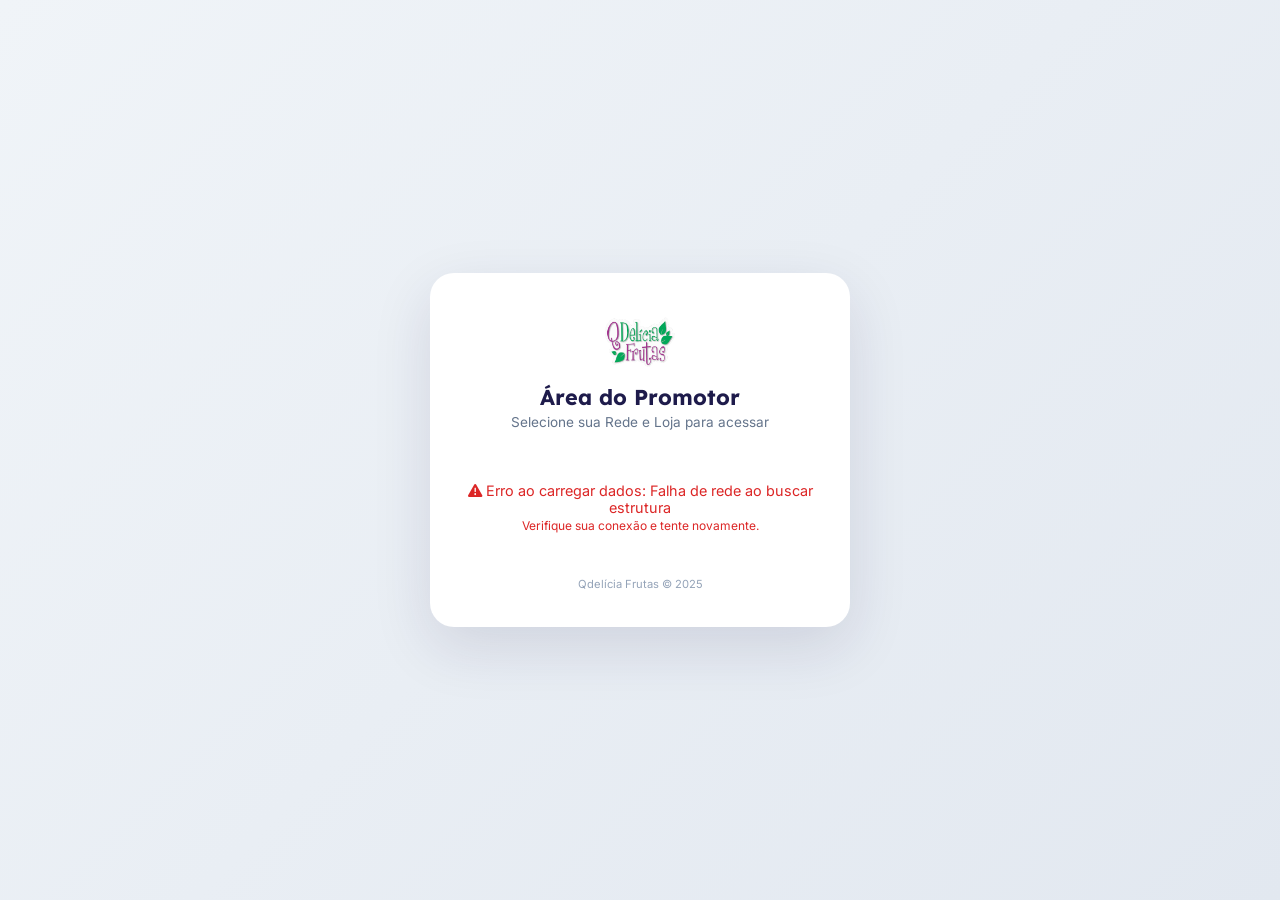
<file: index.html>
<!DOCTYPE html>

<html lang="pt-BR">

<head>

    <meta charset="UTF-8">

    <meta name="viewport" content="width=device-width, initial-scale=1.0, viewport-fit=cover">

    <meta name="description" content="Área do Promotor - Registros e Informações">

    <meta name="author" content="Qdelícia Frutas">

    <link rel="preconnect" href="https://fonts.googleapis.com">
    <link rel="preconnect" href="https://fonts.gstatic.com" crossorigin>
    <link
        href="https://fonts.googleapis.com/css2?family=Inter:wght@400;500;600;700&family=Lexend:wght@400;500;600;700&display=swap"
        rel="stylesheet">
    <link rel="stylesheet" href="https://cdnjs.cloudflare.com/ajax/libs/font-awesome/6.4.0/css/all.min.css">
    <link rel="stylesheet" href="style.css">
    <script src="bananeiro.js" defer></script>
</head>

<body class="index-page">

    <header id="cabecalho-principal">
        <a href="materiais.html" class="header-materiais-btn" aria-label="Materiais">
            <i class="fas fa-book"></i>
            <span>Materiais</span>
        </a>
        <div class="logo-placeholder">
            <img src="./images/logo-qdelicia.png" alt="Qdelícia Frutas">
        </div>
        <h1>Início</h1>

        <div id="userInfo" class="user-badge">
            <span id="userInfoText" class="badge-text"></span>
            <button onclick="sair()" class="badge-sair">Sair</button>
        </div>
    </header>

    <nav class="desktop-nav">
        <a href="index.html" class="active">Início</a>
        <a href="estoque.html">Estoque</a>
        <a href="camera.html">Câmera</a>
        <a href="materiais.html">Materiais</a>
        <a href="pedido.html">Sugestão</a>
        <a href="feriados.html">Feriados</a>
        <a href="solicitacoes.html">Solicitações</a>
    </nav>



    <main>





        <section class="missao glass-section">
            <h2>Bem vindo à Área do Promotor</h2>
            <h2><i class="fas fa-bullseye"></i> Nossa Missão</h2>
            <div class="mission-grid">
                <div class="mission-card">
                    <i class="fas fa-heart"></i>
                    <p>Foco no atendimento ao cliente</p>
                </div>
                <div class="mission-card">
                    <i class="fas fa-comments"></i>
                    <p>Ouvir e entender o cliente</p>
                </div>
                <div class="mission-card">
                    <i class="fas fa-star"></i>
                    <p>Tornar a Experiência do Cliente Única </p>
                </div>
                <div class="mission-card">
                    <i class="fas fa-chart-line"></i>
                    <p>Melhoria pessoal contínua diária</p>
                </div>
            </div>
        </section>

        <section class="rotina glass-section">
            <h2><i class="fas fa-calendar-check"></i> Nossa rotina diária</h2>
            <div class="routine-list">
                <div class="routine-item">
                    <div class="routine-number">1</div>
                    <div class="routine-content">
                        <p>Ao chegar na loja, Checar Estoque e Bancadas. Repassar informação imediata se estiver zerado.
                        </p>
                    </div>
                </div>
                <div class="routine-item">
                    <div class="routine-number">2</div>
                    <div class="routine-content">
                        <p>Realizar o Abastecimento.</p>
                    </div>
                </div>
                <div class="routine-item">
                    <div class="routine-number">3</div>
                    <div class="routine-content">
                        <p>Registrar e Compartilhar Fotos do Abastecimento no Grupo via App.</p>
                    </div>
                </div>
                <div class="routine-item">
                    <div class="routine-number">4</div>
                    <div class="routine-content">
                        <p>Fotos em 3 momentos: 1º Abastecimento, Antes do almoço e Antes de Finalizar Jornada.</p>
                    </div>
                </div>
                <div class="routine-item">
                    <div class="routine-number">5</div>
                    <div class="routine-content">
                        <p>Realizar o Registro do Estoque Diário Pelo App(lembrar de inserir os pontos extras, se
                            houver).</p>
                    </div>
                </div>
                <div class="routine-item">
                    <div class="routine-number">6</div>
                    <div class="routine-content">
                        <p>Organizar as Caixas 'G' em Blocos de 3 para agilizar a coleta.</p>
                    </div>
                </div>
                <div class="routine-item">
                    <div class="routine-number">7</div>
                    <div class="routine-content">
                        <p>Registrar e Compartilhar Foto das Caixas Secas no Grupo.</p>
                    </div>
                </div>
            </div>
        </section>

        <section class="materiais-acesso glass-section" style="text-align:center; padding: 24px 18px;">
            <h2 style="margin-bottom:10px;"><i class="fas fa-book-open"></i> Materiais de Apoio</h2>
            <p style="color:var(--text-medium); margin-bottom:20px; font-size:0.95rem; line-height:1.5;">
                Acesse guias, procedimentos e materiais de treinamento disponibilizados para o promotor.
            </p>
            <a href="materiais.html" style="
                display: inline-flex;
                align-items: center;
                gap: 9px;
                background: linear-gradient(135deg, #6366f1, #4f46e5);
                color: #ffffff;
                text-decoration: none;
                padding: 14px 28px;
                border-radius: 50px;
                font-size: 1rem;
                font-weight: 700;
                font-family: inherit;
                box-shadow: 0 4px 16px rgba(99,102,241,0.4);
                transition: transform 0.2s, box-shadow 0.2s;
            "
            onmouseover="this.style.transform='translateY(-2px)';this.style.boxShadow='0 6px 20px rgba(99,102,241,0.5)'"
            onmouseout="this.style.transform='';this.style.boxShadow='0 4px 16px rgba(99,102,241,0.4)'">
                <i class="fas fa-book"></i> Acessar Materiais
            </a>
        </section>

    </main>



    <nav class="bottom-tabs">
        <a href="index.html" class="tab-item active"><i class="fas fa-home"></i><span>Início</span></a>
        <a href="estoque.html" class="tab-item"><i class="fas fa-boxes-stacked"></i><span>Estoque</span></a>
        <a href="camera.html" class="tab-item tab-camera"><span class="cam-wrap"><i class="fas fa-camera"></i></span><span>Câmera</span></a>
        <a href="pedido.html" class="tab-item"><i class="fas fa-file-invoice"></i><span>Sugestão</span></a>
        <a href="feriados.html" class="tab-item"><i class="fas fa-calendar-alt"></i><span>Feriados</span></a>
    </nav>

    <footer>

        <p>&copy; 2025 Qdelícia Frutas. Todos os direitos reservados.</p>

    </footer>






    <div class="back-to-top">

        <i class="fas fa-arrow-up"></i>

    </div>


    <script>

        // Função global (usada pelo alert.js) para atualizar a UI com base na permissão
        window.updateAlertUI = function (permission) {
            var toggle = document.getElementById('alert-toggle-switch');
            var testBtn = document.getElementById('test-audio-btn');
            var statusElement = document.getElementById('alert-status');
            if (!toggle || !statusElement) return;
            permission = permission || Notification.permission;
            if (permission === 'granted') {
                var enabled = localStorage.getItem('alertsEnabled') === 'true';
                toggle.checked = enabled;
                toggle.disabled = false;
                if (testBtn) testBtn.style.display = 'inline-block';
                statusElement.innerHTML = enabled ? 'Alertas ativos!' : 'Alertas pausados.';
                var onLabel = document.getElementById('toggle-label-on');
                var offLabel = document.getElementById('toggle-label-off');
                if (onLabel) onLabel.style.display = enabled ? 'inline' : 'none';
                if (offLabel) offLabel.style.display = enabled ? 'none' : 'inline';
            } else if (permission === 'denied') {
                statusElement.innerHTML = 'Alertas bloqueados.';
                toggle.checked = false;
                toggle.disabled = true;
                if (testBtn) testBtn.style.display = 'none';
            } else {
                statusElement.innerHTML = 'Ligue o interruptor para ativar os alertas.';
                toggle.checked = false;
                toggle.disabled = false;
                if (testBtn) testBtn.style.display = 'none';
            }
        }

        document.addEventListener('DOMContentLoaded', function() {
            var toggle = document.getElementById('alert-toggle-switch');
            var testBtn = document.getElementById('test-audio-btn');
            if (toggle) {
                toggle.addEventListener('change', function() {
                    if (toggle.checked && typeof window.enableAlerts === 'function') window.enableAlerts();
                    else if (!toggle.checked && typeof window.disableAlerts === 'function') window.disableAlerts();
                });
            }
            if (testBtn) {
                testBtn.addEventListener('click', function() {
                    if (typeof window.unlockAndTestAudio === 'function') window.unlockAndTestAudio();
                });
            }
            window.updateAlertUI(Notification.permission);
        });
    </script>

    <script src="shared-rede-loja.js"></script>
    <script src="notifications.js"></script>
    <script src="script.js"></script>
    <script>
        document.addEventListener('DOMContentLoaded', function() {
            var sel = window.QD.getSelecao();
            if (!sel || !sel.rede || !sel.loja) {
                window.location.replace('entrar.html');
                return;
            }
            var userInfo = document.getElementById('userInfo');
            var userInfoText = document.getElementById('userInfoText');
            if (userInfo && sel.rede && sel.loja) {
                userInfoText.textContent = sel.rede + ' › ' + sel.loja;
                if (sel.promotor) {
                    userInfoText.textContent = sel.promotor + ' | ' + sel.rede + ' › ' + sel.loja;
                }
                userInfo.style.display = 'flex';
            }
        });

        function sair() {
            window.QD.limparSelecao();
            window.location.replace('entrar.html');
        }
    </script>

</body>

</html>
</file>
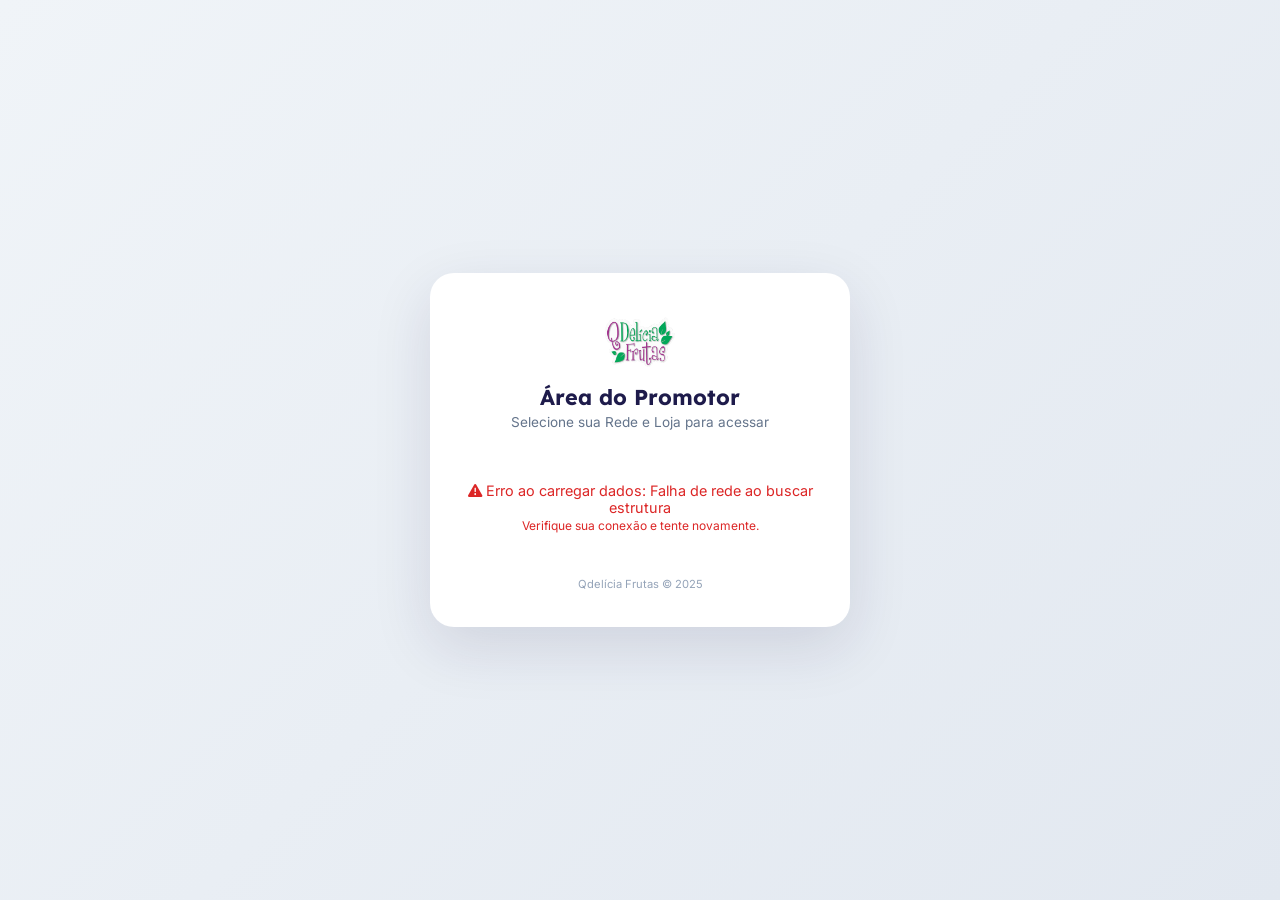
<file: camera.html>
<!DOCTYPE html>
<html lang="pt-BR">

<head>
    <meta charset="UTF-8">
    <meta name="viewport" content="width=device-width, initial-scale=1.0, viewport-fit=cover">
    <meta name="description" content="Página de Câmera para Registro de Fotos - Qdelícia Frutas">
    <title>Câmera - Qdelícia Frutas</title>
    <link rel="stylesheet" href="https://cdnjs.cloudflare.com/ajax/libs/font-awesome/6.4.0/css/all.min.css">
    <link rel="stylesheet" href="./style.css">
    <style>
        .welcome-banner {
            background: linear-gradient(135deg, #10b981, #059669);
            color: white;
            padding: 12px 16px;
            border-radius: 12px;
            font-weight: 600;
            font-size: 0.95rem;
            display: flex;
            align-items: center;
            gap: 10px;
            margin-bottom: 16px;
            box-shadow: 0 4px 12px rgba(16, 185, 129, 0.3);
            animation: slideIn 0.4s ease;
        }

        .welcome-banner i {
            font-size: 1.2rem;
        }

        @keyframes slideIn {
            from { opacity: 0; transform: translateY(-10px); }
            to { opacity: 1; transform: translateY(0); }
        }

        .photo-item {
            position: relative;
            overflow: hidden;
            /* Para os botões não vazarem */
        }

        /* Container para os botões (inspirado no camera_geral.html) */
        .photo-controls {
            position: absolute;
            top: 8px;
            /* Distância do topo */
            right: 8px;
            /* Distância da direita */
            display: flex;
            flex-direction: column;
            /* Empilha os botões verticalmente */
            gap: 8px;
            /* Espaçamento entre os botões */
            z-index: 5;
            /* Garante que fiquem acima da info e da imagem */
        }

        /* Estilo base para os botões de ícone (inspirado no camera_geral.html) */
        .icon-btn {
            background-color: rgba(0, 0, 0, 0.6);
            color: white;
            border: none;
            border-radius: 50%;
            /* Botões redondos */
            width: 35px;
            height: 35px;
            display: flex;
            align-items: center;
            justify-content: center;
            cursor: pointer;
            font-size: 14px;
            /* Tamanho do ícone */
            transition: background-color 0.2s ease;
        }

        .icon-btn:hover {
            background-color: rgba(0, 0, 0, 0.8);
        }

        /* Variação de cor para o botão de remover (lixeira) */
        .icon-btn.remove-single-btn {
            background-color: rgba(220, 53, 69, 0.8);
            /* Vermelho */
        }

        .icon-btn.remove-single-btn:hover {
            background-color: rgba(220, 53, 69, 1);
        }

        /* Variação de cor para o botão de download */
        .icon-btn.download-single-btn {
            background-color: rgba(0, 123, 255, 0.8);
            /* Azul */
        }

        .icon-btn.download-single-btn:hover {
            background-color: rgba(0, 123, 255, 1);
        }

        /* --- NOVO CSS PARA ROTAÇÃO E GUIAS (AJUSTADO) --- */

        /* Posicionamento do botão de Rotação (Novo: Inferior Esquerdo) */
        .camera-controls-bottom-left {
            position: absolute;
            bottom: 55px;
            /* Acima dos controles de foto/troca */
            left: 40px;
            z-index: 10;
            width: 60px;
            height: 60px;
            border-radius: 50%;
            display: flex;
            justify-content: center;
            align-items: center;
            border: 3px solid var(--primary-color);
            cursor: pointer;
            font-size: 1.2rem;
            background: var(--white);
            transition: transform 0.2s;

        }

        /* Estilo para o botão de rotação manual (dá o feedback visual de clique/estado) */
        #rotate-btn {
            background: rgba(0, 0, 0, 0.6);
            color: white;
            border: none;
            width: 100%;
            height: 100%;
            border-radius: 50%;
            padding: 0;
        }

        #rotate-btn:active {
            background: rgba(0, 0, 0, 0.8);
        }


        .orientation-arrow {
            position: absolute;
            bottom: 60px;
            right: 25px;
            transform: translateX(-50%) rotate(-90deg);
            /* Padrão Retrato */
            color: yellow;
            font-size: 2em;
            z-index: 5;
            display: none;
            transition: transform 0.3s ease;
        }

        .guide-line {
            position: absolute;
            color: white;
            font-size: 14px;
            font-weight: bold;
            text-align: center;
            pointer-events: none;
            z-index: 5;
            background-color: rgba(0, 0, 0, 0.4);
            display: none;
        }

        .portrait-guide {
            bottom: 0;
            left: 0;
            width: 100%;
            padding: 5px 0;
        }

        .landscape-guide {
            left: 0;
            /* ALTERADO: Mover para o lado esquerdo */
            top: 0;
            height: 100%;
            width: 30px;
            /* Faz o texto correr verticalmente */
            writing-mode: vertical-rl;
            padding: 10px 0;
        }

        .landscape-text {
            /* É o elemento que será girado em 180deg pelo JS */
            width: 100%;
            height: 100%;
            display: flex;
            align-items: center;
            justify-content: center;
            transform-origin: center center;
            transition: transform 0.3s ease;
        }
    </style>
    <script src="bananeiro.js" defer></script>
</head>

<body class="camera-page">

    <header id="cabecalho-principal">
        <a href="materiais.html" class="header-materiais-btn" aria-label="Materiais">
            <i class="fas fa-book"></i>
            <span>Materiais</span>
        </a>
        <div class="logo-placeholder">
            <img src="./images/logo-qdelicia.png" alt="Qdelícia Frutas">
        </div>
        <h1>Câmera</h1>

        <div id="userInfo" class="user-badge">
            <span id="userInfoText" class="badge-text"></span>
            <button onclick="sair()" class="badge-sair">Sair</button>
        </div>
    </header>

    <nav class="desktop-nav">
        <a href="index.html">Início</a>
        <a href="estoque.html">Estoque</a>
        <a href="camera.html" class="active">Câmera</a>
        <a href="materiais.html">Materiais</a>
        <a href="pedido.html">Sugestão</a>
        <a href="feriados.html">Feriados</a>
        <a href="solicitacoes.html">Solicitações</a>
    </nav>

    <main class="camera-main-content">

        <section class="watermark-settings">
            <h2>Informações da Foto</h2>
            <p>Para Que a Foto Não Fique "de lado" Ative a Rotação Automática do Dispositivo</p>

            <div id="welcome-message" class="welcome-banner" style="display:none;">
                <i class="fas fa-user-check"></i>
                <span id="welcome-text"></span>
                <span id="welcome-session" style="font-size:0.8rem;opacity:0.85;margin-left:auto;"></span>
            </div>

            <div class="input-group">
                <label for="select-tipo-foto"><i class="fas fa-tags"></i> Tipo de Foto</label>
                <select id="select-tipo-foto" required>
                    <option value="" disabled selected>Selecione o Tipo</option>
                </select>
            </div>
        </section>
        <hr>

        <section class="start-camera-section">
            <button id="open-camera-btn" disabled>
                <i class="fas fa-lock"></i> Preencha as Informações Acima
            </button>
        </section>
        <div class="gallery">
            <h2>Fotos Recentes na Galeria</h2>

            <div class="action-buttons">
                <button class="action-btn share-btn" id="share-all" disabled>
                    <i class="fab fa-whatsapp"></i> Compartilhar Fotos
                </button>
                <button class="action-btn download-btn" id="download-all" disabled>
                    <i class="fas fa-download"></i> Baixar Todas
                </button>
            </div>

            <div class="photo-list" id="photo-list">
            </div>
        </div>
    </main>

    <div id="fullscreen-camera-container" class="fullscreen-camera-container">
        <div class="camera-wrapper">

            <button id="back-to-gallery-btn"><i class="fas fa-times"></i></button>

            <!-- Botão de Compartilhar Integrado (Topo Direito) -->
            <button id="camera-share-btn" class="camera-share-btn" title="Compartilhar Fotos">
                <i class="fab fa-whatsapp"></i>
                <span class="share-text">Compartilhar</span>
                <span id="photo-count" class="badge">0</span>
            </button>

            <!-- Mensagem de Limite Atingido -->
            <div id="limit-message" class="limit-message">
                <i class="fas fa-exclamation-circle"></i> Limite de 5 fotos atingido!
                <br>Compartilhe ou exclua para continuar.
            </div>


            <div class="camera-controls-right">
                <button id="zoom-in-btn" class="camera-control-btn" title="Aumentar Zoom">
                    <i class="fas fa-plus"></i>
                </button>
                <div id="zoom-level" class="zoom-level">1.0x</div>
                <button id="zoom-out-btn" class="camera-control-btn" title="Diminuir Zoom">
                    <i class="fas fa-minus"></i>
                </button>
            </div>

            <div class="camera-container">
                <video id="video" autoplay playsinline></video>

                <div id="orientation-arrow" class="orientation-arrow" title="Gire o dispositivo nesta direção">
                    <i class="fas fa-arrow-right"></i>
                </div>
            </div>

            <div id="portrait-guide" class="guide-line portrait-guide">
                <div class="portrait-text">------------ modo retrato ------------</div>
            </div>
            <div id="landscape-guide" class="guide-line landscape-guide">
                <div class="landscape-text">------------ modo paisagem ------------</div>
            </div>


            <div class="controls">
                <button id="switch-btn" class="btn-circle"><i class="fas fa-sync-alt"></i></button>
                <button id="shutter-btn" class="btn-circle"></button>
            </div>

        </div>
    </div>

    <nav class="bottom-tabs">
        <a href="index.html" class="tab-item"><i class="fas fa-home"></i><span>Início</span></a>
        <a href="estoque.html" class="tab-item"><i class="fas fa-boxes-stacked"></i><span>Estoque</span></a>
        <a href="camera.html" class="tab-item tab-camera active"><span class="cam-wrap"><i class="fas fa-camera"></i></span><span>Câmera</span></a>
        <a href="pedido.html" class="tab-item"><i class="fas fa-file-invoice"></i><span>Sugestão</span></a>
        <a href="feriados.html" class="tab-item"><i class="fas fa-calendar-alt"></i><span>Feriados</span></a>
    </nav>

    <a href="https://wa.me/5581997250086" class="whatsapp-btn" target="_blank">
        <i class="fab fa-whatsapp"></i>
    </a>
    <div class="back-to-top">
        <i class="fas fa-arrow-up"></i>
    </div>

    <script src="shared-rede-loja.js"></script>
    <script src="notifications.js"></script>
    <script src="script.js"></script>

    <script src="camera.js"></script>
    <script>
        document.addEventListener('DOMContentLoaded', function() {
            var sel = window.QD.getSelecao();
            if (!sel || !sel.rede || !sel.loja) { window.location.replace('entrar.html'); return; }
            var userInfo = document.getElementById('userInfo');
            var userInfoText = document.getElementById('userInfoText');
            if (userInfo && sel && sel.rede && sel.loja) {
                userInfoText.textContent = sel.rede + ' \u203A ' + sel.loja;
                if (sel.promotor) {
                    userInfoText.textContent = sel.promotor + ' | ' + sel.rede + ' \u203A ' + sel.loja;
                }
                userInfo.style.display = 'flex';
            }
        });
        function sair() { window.QD.limparSelecao(); window.location.replace('entrar.html'); }
    </script>
</body>

</html>
</file>
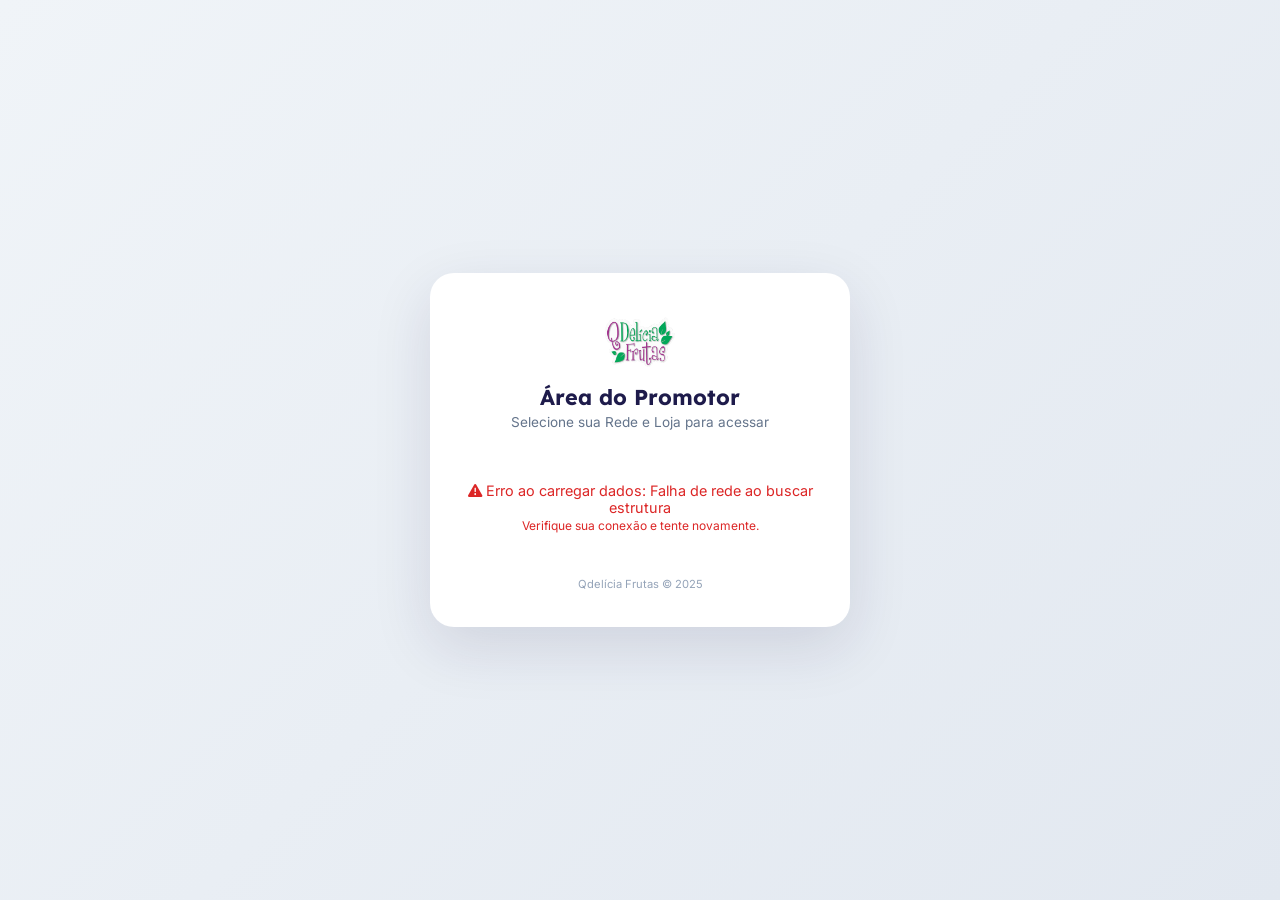
<file: entrar.html>
<!DOCTYPE html>
<html lang="pt-BR">
<head>
    <meta charset="UTF-8">
    <meta name="viewport" content="width=device-width, initial-scale=1.0, viewport-fit=cover">
    <meta name="description" content="Acesso ao sistema Qdelícia Frutas">
    <title>Entrar - Qdelícia Frutas</title>
    <link rel="preconnect" href="https://fonts.googleapis.com">
    <link rel="preconnect" href="https://fonts.gstatic.com" crossorigin>
    <link href="https://fonts.googleapis.com/css2?family=Inter:wght@400;500;600;700&family=Lexend:wght@400;500;600;700&display=swap" rel="stylesheet">
    <link rel="stylesheet" href="https://cdnjs.cloudflare.com/ajax/libs/font-awesome/6.4.0/css/all.min.css">
    <style>
        * { box-sizing: border-box; margin: 0; padding: 0; }
        body {
            font-family: 'Inter', Arial, sans-serif;
            background: linear-gradient(135deg, #f0f4f8 0%, #e2e8f0 100%);
            min-height: 100vh;
            display: flex;
            align-items: center;
            justify-content: center;
            padding: 20px;
        }
        .login-card {
            background: #ffffff;
            border-radius: 24px;
            box-shadow: 0 20px 60px rgba(30, 27, 75, 0.12);
            padding: 40px 32px 36px;
            width: 100%;
            max-width: 420px;
            text-align: center;
            animation: fadeUp 0.5s ease;
        }
        @keyframes fadeUp {
            from { opacity: 0; transform: translateY(24px); }
            to { opacity: 1; transform: translateY(0); }
        }
        .login-logo {
            width: 100px;
            height: auto;
            margin-bottom: 8px;
        }
        .login-title {
            font-family: 'Lexend', sans-serif;
            font-size: 1.35rem;
            font-weight: 700;
            color: #1e1b4b;
            margin-bottom: 4px;
        }
        .login-sub {
            font-size: 0.85rem;
            color: #64748b;
            margin-bottom: 28px;
        }
        .form-group {
            text-align: left;
            margin-bottom: 18px;
        }
        .form-group label {
            display: block;
            font-size: 0.78rem;
            font-weight: 600;
            color: #475569;
            margin-bottom: 5px;
        }
        .form-group label i {
            margin-right: 5px;
            color: #6366f1;
        }
        .form-group select {
            width: 100%;
            padding: 12px 14px;
            border: 2px solid #e2e8f0;
            border-radius: 12px;
            font-size: 0.95rem;
            font-family: inherit;
            background: #f8fafc;
            transition: border-color 0.2s, box-shadow 0.2s;
            appearance: auto;
            cursor: pointer;
        }
        .form-group select:focus {
            outline: none;
            border-color: #6366f1;
            box-shadow: 0 0 0 3px rgba(99, 102, 241, 0.15);
        }
        .form-group select:disabled {
            opacity: 0.5;
            cursor: not-allowed;
            background: #f1f5f9;
        }
        .btn-entrar {
            width: 100%;
            padding: 14px;
            border: none;
            border-radius: 12px;
            font-size: 1.05rem;
            font-weight: 700;
            font-family: inherit;
            color: #ffffff;
            background: linear-gradient(135deg, #6366f1, #4f46e5);
            cursor: pointer;
            transition: transform 0.15s, box-shadow 0.2s, opacity 0.2s;
            box-shadow: 0 4px 16px rgba(99, 102, 241, 0.35);
            margin-top: 8px;
            display: flex;
            align-items: center;
            justify-content: center;
            gap: 10px;
        }
        .btn-entrar:hover:not(:disabled) {
            transform: translateY(-2px);
            box-shadow: 0 6px 24px rgba(99, 102, 241, 0.45);
        }
        .btn-entrar:active:not(:disabled) {
            transform: translateY(0);
        }
        .btn-entrar:disabled {
            opacity: 0.5;
            cursor: not-allowed;
            transform: none;
        }
        .spinner-btn {
            display: none;
            width: 18px;
            height: 18px;
            border: 2.5px solid rgba(255,255,255,0.3);
            border-top-color: #ffffff;
            border-radius: 50%;
            animation: spin 0.7s linear infinite;
        }
        @keyframes spin { to { transform: rotate(360deg); } }
        .btn-entrar.loading .spinner-btn { display: inline-block; }
        .btn-entrar.loading .btn-text { display: none; }
        .welcome-banner {
            background: linear-gradient(135deg, #10b981, #059669);
            color: white;
            padding: 12px 16px;
            border-radius: 12px;
            font-weight: 600;
            font-size: 0.95rem;
            display: none;
            align-items: center;
            justify-content: center;
            gap: 10px;
            margin-bottom: 20px;
            box-shadow: 0 4px 12px rgba(16, 185, 129, 0.3);
            animation: slideIn 0.4s ease;
        }
        @keyframes slideIn {
            from { opacity: 0; transform: translateY(-10px); }
            to { opacity: 1; transform: translateY(0); }
        }
        .welcome-banner i { font-size: 1.2rem; }
        .error-msg {
            color: #dc2626;
            font-size: 0.82rem;
            margin-top: 12px;
            display: none;
            align-items: center;
            justify-content: center;
            gap: 6px;
        }
        .error-msg.show { display: flex; }
        .loading-estrutura {
            display: flex;
            align-items: center;
            justify-content: center;
            gap: 10px;
            padding: 24px 0;
            color: #64748b;
            font-size: 0.9rem;
        }
        .loading-estrutura .spin {
            width: 20px;
            height: 20px;
            border: 2.5px solid #e2e8f0;
            border-top-color: #6366f1;
            border-radius: 50%;
            animation: spin 0.7s linear infinite;
        }
        .version-footer {
            margin-top: 20px;
            font-size: 0.7rem;
            color: #94a3b8;
        }
    </style>
</head>
<body>
    <div class="login-card">
        <img src="./images/logo-qdelicia.png" alt="Qdelícia Frutas" class="login-logo">
        <div class="login-title">Área do Promotor</div>
        <div class="login-sub">Selecione sua Rede e Loja para acessar</div>

        <div id="welcomeBanner" class="welcome-banner">
            <i class="fas fa-hand-peace"></i>
            <span id="welcomeText"></span>
        </div>

        <div id="loadingStruct" class="loading-estrutura">
            <div class="spin"></div>
            <span>Carregando dados...</span>
        </div>

        <div id="formContent" style="display:none;">
            <div class="form-group">
                <label><i class="fas fa-store"></i> Rede</label>
                <select id="selectRede"><option value="" disabled selected>Selecione a Rede</option></select>
            </div>
            <div class="form-group">
                <label><i class="fas fa-map-marker-alt"></i> Loja</label>
                <select id="selectLoja" disabled><option value="" disabled selected>Selecione a Loja</option></select>
            </div>
            <button class="btn-entrar" id="btnEntrar" disabled>
                <span class="btn-text"><i class="fas fa-sign-in-alt"></i> Entrar</span>
                <span class="spinner-btn"></span>
            </button>
            <div class="error-msg" id="errorMsg"><i class="fas fa-exclamation-circle"></i> <span id="errorText"></span></div>
        </div>

        <div class="version-footer">Qdelícia Frutas &copy; 2025</div>
    </div>

    <script src="shared-rede-loja.js"></script>
    <script>
        var selectRede = document.getElementById('selectRede');
        var selectLoja = document.getElementById('selectLoja');
        var btnEntrar = document.getElementById('btnEntrar');
        var welcomeBanner = document.getElementById('welcomeBanner');
        var welcomeText = document.getElementById('welcomeText');
        var errorMsg = document.getElementById('errorMsg');
        var errorText = document.getElementById('errorText');
        var loadingStruct = document.getElementById('loadingStruct');
        var formContent = document.getElementById('formContent');

        var currentPromotor = null;

        function showError(msg) {
            errorText.textContent = msg;
            errorMsg.classList.add('show');
        }

        function hideError() {
            errorMsg.classList.remove('show');
        }

        function showWelcome(promotorNome) {
            var fullName = window.QD.getPromotorFullName(promotorNome);
            welcomeText.textContent = 'Bem-vindo, ' + fullName + '!';
            welcomeBanner.style.display = 'flex';
        }

        function hideWelcome() {
            welcomeBanner.style.display = 'none';
        }

        function updateEntrarButton() {
            var rede = selectRede.value;
            var loja = selectLoja.value;
            btnEntrar.disabled = !(rede && loja);
        }

        // Carrega estrutura do GAS
        window.QD.fetchEstruturaComFallback()
            .then(function(estrutura) {
                loadingStruct.style.display = 'none';
                formContent.style.display = 'block';

                window.QD.carregarRedes(selectRede, estrutura);

                selectRede.addEventListener('change', function() {
                    var rede = selectRede.value;
                    hideWelcome();
                    hideError();
                    currentPromotor = null;
                    window.QD.carregarLojas(rede, selectLoja, estrutura);
                    updateEntrarButton();
                });

                selectLoja.addEventListener('change', function() {
                    var rede = selectRede.value;
                    var loja = selectLoja.value;
                    if (rede && loja) {
                        currentPromotor = window.QD.findPromotorPorLoja(estrutura, rede, loja);
                        if (currentPromotor) showWelcome(currentPromotor);
                    }
                    updateEntrarButton();
                });

                btnEntrar.addEventListener('click', function() {
                    var rede = selectRede.value;
                    var loja = selectLoja.value;
                    if (!rede || !loja) return;

                    btnEntrar.classList.add('loading');
                    btnEntrar.disabled = true;

                    currentPromotor = window.QD.findPromotorPorLoja(estrutura, rede, loja);
                    window.QD.salvarSelecao(rede, loja, currentPromotor || '');

                    // Salva estrutura completa em cache
                    try {
                        localStorage.setItem('qd_app_estrutura', JSON.stringify(estrutura));
                    } catch(e) {}

                    window.location.href = 'index.html';
                });
            })
            .catch(function(err) {
                loadingStruct.innerHTML = '<div style="color:#dc2626;"><i class="fas fa-exclamation-triangle"></i> Erro ao carregar dados: ' + err.message + '<br><small>Verifique sua conexão e tente novamente.</small></div>';
                loadingStruct.style.display = 'flex';
                formContent.style.display = 'none';
            });
    </script>
</body>
</html>
</file>
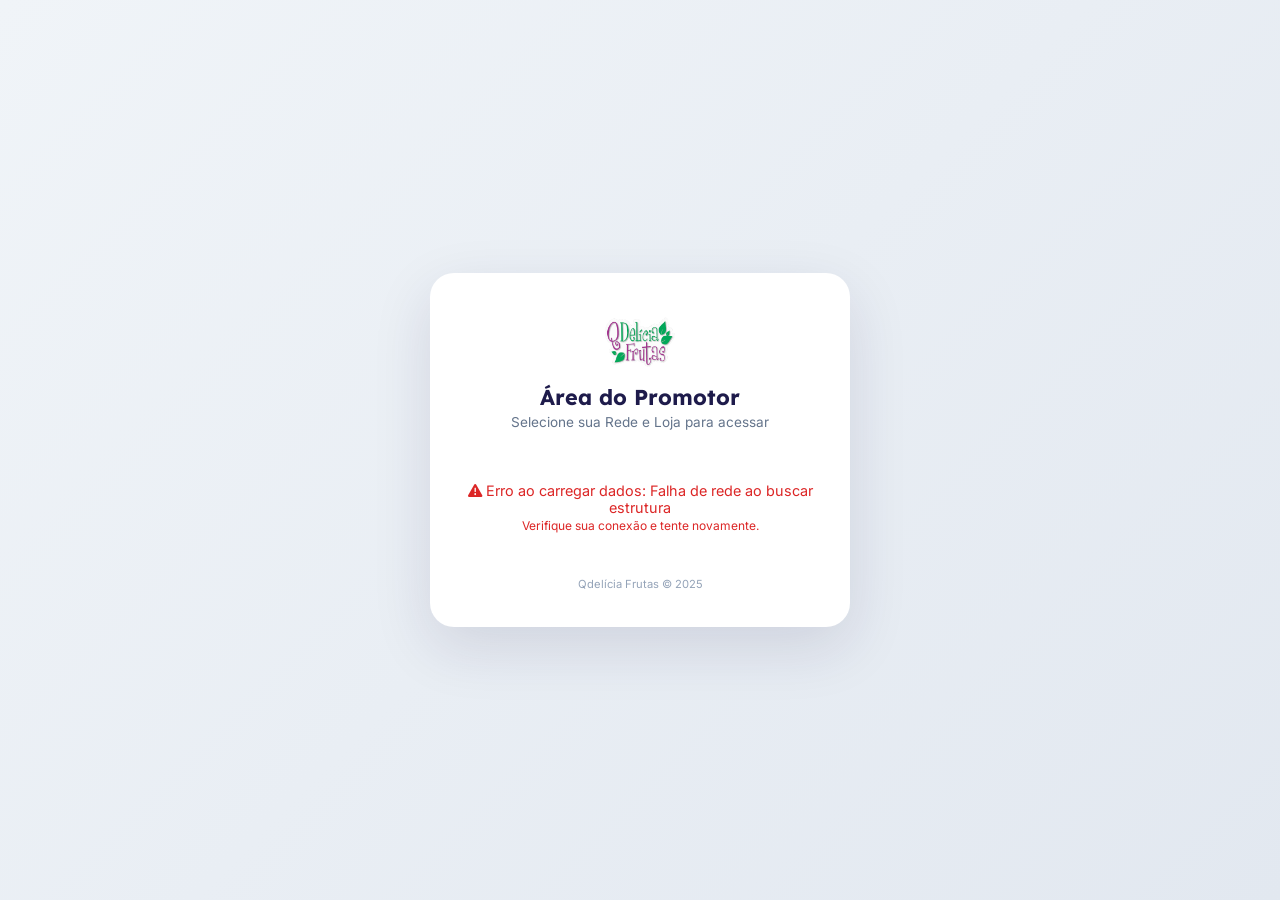
<file: feriados.html>
<!DOCTYPE html>
<html lang="pt-BR">
<head>
    <meta charset="UTF-8">
    <meta name="viewport" content="width=device-width, initial-scale=1.0, viewport-fit=cover">
    <meta http-equiv="refresh" content="3600">
    <meta name="description" content="Feriados Trabalhados - Qdelícia Frutas">
    <title>Feriados - Qdelícia Frutas</title>
    <link rel="stylesheet" href="https://cdnjs.cloudflare.com/ajax/libs/font-awesome/6.4.0/css/all.min.css">
    <link rel="stylesheet" href="style.css">
    <script src="bananeiro.js" defer></script>
    <style>
        body {
            display: flex;
            flex-direction: column;
            min-height: 100vh;
            margin: 0;
            overflow-x: hidden;
        }

        .iframe-container {
            padding: 0;
            flex: 1;
            display: flex;
            flex-direction: column;
            width: 100%;
            background-color: var(--white);
        }

        .iframe-wrapper {
            position: relative;
            border: none;
            border-radius: 0;
            overflow: hidden;
            flex: 1;
            display: flex;
            flex-direction: column;
            width: 100%;
            min-height: 75vh;
            -webkit-overflow-scrolling: touch;
        }

        .iframe-wrapper::after {
            content: '↕ Role dentro do formulário para ver mais';
            display: block;
            text-align: center;
            font-size: 10px;
            color: var(--text-muted);
            padding: 5px;
            background: #f8f9fa;
            border-top: 1px solid #eee;
        }

        iframe {
            display: block;
            width: 100%;
            height: 100%;
            border: none;
            flex: 1;
        }

        footer {
            margin-top: auto;
            padding: 15px;
        }

        @media (max-width: 600px) {
            .iframe-container {
                padding: 0;
            }
        }
    </style>
</head>
<body>

    <header id="cabecalho-principal">
        <a href="materiais.html" class="header-materiais-btn" aria-label="Materiais">
            <i class="fas fa-book"></i>
            <span>Materiais</span>
        </a>
        <div class="logo-placeholder">
            <img src="./images/logo-qdelicia.png" alt="Qdelícia Frutas">
        </div>
        <h1 id="welcome-message">Feriados</h1>

        <p style="display: none;">Feriados Trabalhados</p>
        <div id="userInfo" class="user-badge">
            <span id="userInfoText" class="badge-text"></span>
            <button onclick="sair()" class="badge-sair">Sair</button>
        </div>
    </header>

    <nav class="desktop-nav">
        <a href="index.html">Início</a>
        <a href="estoque.html">Estoque</a>
        <a href="camera.html">Câmera</a>
        <a href="materiais.html">Materiais</a>
        <a href="pedido.html">Sugestão</a>
        <a href="feriados.html" class="active">Feriados</a>
        <a href="solicitacoes.html">Solicitações</a>
    </nav>

    <main class="iframe-container" id="container-feriados">
        <div class="iframe-wrapper" id="wrapper-feriados" style="display: flex;">
            <iframe id="iframe-feriados"
                frameborder="0" marginheight="0" marginwidth="0" style="display: block;">
                Carregando formulário...
            </iframe>
        </div>
    </main>

    <nav class="bottom-tabs">
        <a href="index.html" class="tab-item"><i class="fas fa-home"></i><span>Início</span></a>
        <a href="estoque.html" class="tab-item"><i class="fas fa-boxes-stacked"></i><span>Estoque</span></a>
        <a href="camera.html" class="tab-item tab-camera"><span class="cam-wrap"><i class="fas fa-camera"></i></span><span>Câmera</span></a>
        <a href="pedido.html" class="tab-item"><i class="fas fa-file-invoice"></i><span>Sugestão</span></a>
        <a href="feriados.html" class="tab-item active"><i class="fas fa-calendar-alt"></i><span>Feriados</span></a>
    </nav>

    <a href="https://wa.me/5581997250086" class="whatsapp-btn" target="_blank">
        <i class="fab fa-whatsapp"></i>
    </a>

    <div class="back-to-top">
        <i class="fas fa-arrow-up"></i>
    </div>

    <script src="shared-rede-loja.js"></script>
    <script src="notifications.js"></script>
    <script src="script.js"></script>
    <script>
        var GAS_FERIADOS = 'https://script.google.com/macros/s/AKfycbxUENjCvm715TESMt3wjyYAIjfhdyUstNF8QpnQmUdCKcfhJbYUFK3pYRmnCyRMuzQL/exec';

        document.addEventListener('DOMContentLoaded', function() {
            var sel = window.QD.getSelecao();
            if (!sel || !sel.rede || !sel.loja) { window.location.replace('entrar.html'); return; }
            var params = '&rede=' + encodeURIComponent(sel.rede) + '&loja=' + encodeURIComponent(sel.loja) + '&promotor=' + encodeURIComponent(sel.promotor || '');

            var iframe = document.getElementById('iframe-feriados');
            if (iframe) {
                iframe.src = GAS_FERIADOS + '?page=Colaborador' + params;
                iframe.onload = function() {
                    try {
                        iframe.contentWindow.postMessage({ type: 'app-selecao', rede: sel.rede, loja: sel.loja, promotor: sel.promotor || '' }, '*');
                    } catch(e) {}
                };
            }
        });

        function recarregarPagina() {
            location.reload();
        }

        document.addEventListener('DOMContentLoaded', function() {
            var sel = window.QD.getSelecao();
            if (!sel || !sel.rede || !sel.loja) { return; }
            var userInfo = document.getElementById('userInfo');
            var userInfoText = document.getElementById('userInfoText');
            if (userInfo) {
                userInfoText.textContent = sel.rede + ' \u203A ' + sel.loja;
                if (sel.promotor) {
                    userInfoText.textContent = sel.promotor + ' | ' + sel.rede + ' \u203A ' + sel.loja;
                }
                userInfo.style.display = 'flex';
            }
        });
        function sair() { window.QD.limparSelecao(); window.location.replace('entrar.html'); }
        window.addEventListener('message',function(e){if(e.data&&e.data.type==='app-request-selecao'&&e.source){var s=window.QD.getSelecao();if(s&&s.rede&&s.loja)e.source.postMessage({type:'app-selecao',rede:s.rede,loja:s.loja,promotor:s.promotor||''},'*')}});
    </script>
</body>
</html>
</file>
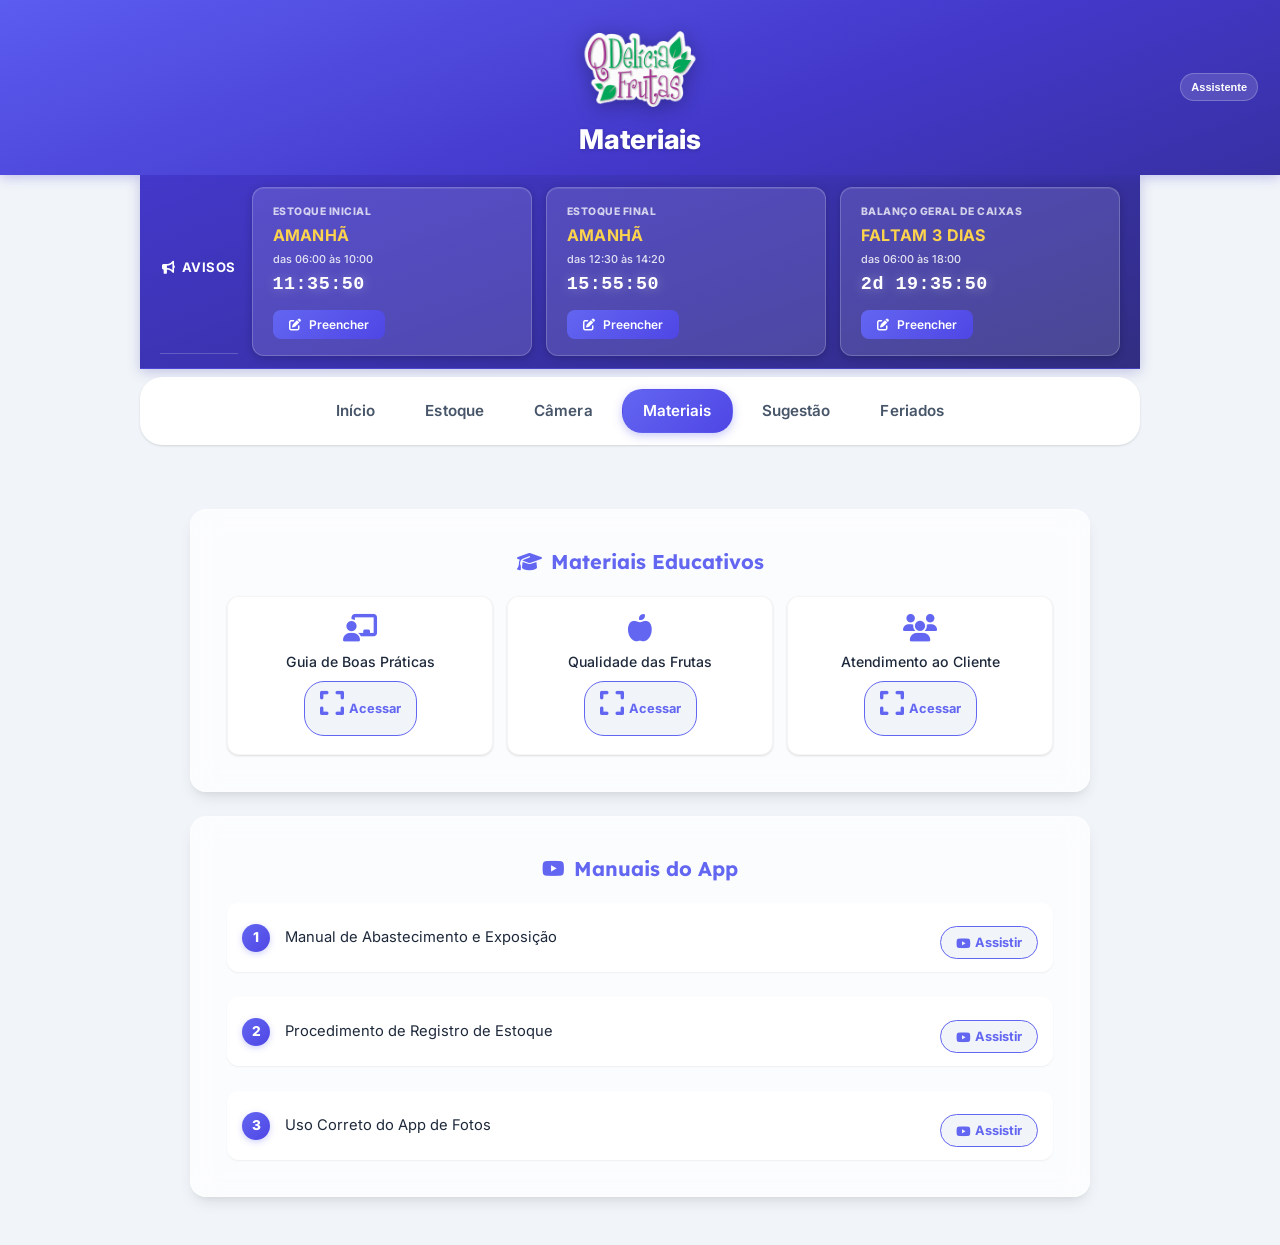
<file: materiais.html>
<!DOCTYPE html>
<html lang="pt-BR">

<head>
    <meta charset="UTF-8">
    <meta name="viewport" content="width=device-width, initial-scale=1.0, viewport-fit=cover">
    <meta name="description" content="Materiais e Manuais - Qdelícia Frutas">
    <title>Materiais - Qdelícia Frutas</title>
    <link rel="preconnect" href="https://fonts.googleapis.com">
    <link rel="preconnect" href="https://fonts.gstatic.com" crossorigin>
    <link
        href="https://fonts.googleapis.com/css2?family=Inter:wght@400;500;600;700&family=Lexend:wght@400;500;600;700&display=swap"
        rel="stylesheet">
    <link rel="stylesheet" href="https://cdnjs.cloudflare.com/ajax/libs/font-awesome/6.4.0/css/all.min.css">
    <link rel="stylesheet" href="style.css">
    <script src="bananeiro.js" defer></script>
</head>

<body>
    <header id="cabecalho-principal">
        <a href="materiais.html" class="header-materiais-btn active" aria-label="Materiais">
            <i class="fas fa-book"></i>
            <span>Materiais</span>
        </a>
        <div class="logo-placeholder">
            <img src="./images/logo-qdelicia.png" alt="Qdelícia Frutas">
        </div>
        <h1>Materiais</h1>
        <div id="userInfo" class="user-badge">
            <span id="userInfoText" class="badge-text"></span>
            <button onclick="sair()" class="badge-sair">Sair</button>
        </div>
    </header>

    <nav class="desktop-nav">
        <a href="index.html">Início</a>
        <a href="estoque.html">Estoque</a>
        <a href="camera.html">Câmera</a>
        <a href="materiais.html" class="active">Materiais</a>
        <a href="pedido.html">Sugestão</a>
        <a href="feriados.html">Feriados</a>
        <a href="solicitacoes.html">Solicitações</a>
    </nav>

    <style>
        .btn-view-material {
            background: var(--bg-light);
            color: var(--primary-color);
            border: 1px solid var(--primary-color);
            padding: 8px 15px;
            border-radius: 20px;
            font-size: 0.8rem;
            font-weight: 700;
            cursor: pointer;
            margin-top: 10px;
            transition: var(--transition);
            display: inline-flex;
            align-items: center;
            gap: 5px;
            font-family: inherit;
        }

        .btn-view-material:hover {
            background: var(--primary-color);
            color: white;
        }

        .mission-card {
            display: flex;
            flex-direction: column;
            align-items: center;
            text-align: center;
        }

        .routine-item {
            display: flex;
            align-items: center;
            justify-content: space-between;
        }

        /* ── Modal Fullscreen Embed ── */
        .embed-overlay {
            position: fixed;
            inset: 0;
            z-index: 10001;
            display: none;
            align-items: center;
            justify-content: center;
            background: rgba(0, 0, 0, 0.88);
            backdrop-filter: blur(6px);
        }

        .embed-overlay.open {
            display: flex;
        }

        .embed-container {
            position: relative;
            width: 96vw;
            height: 90vh;
            max-width: 1100px;
            background: #000;
            border-radius: 12px;
            overflow: hidden;
            box-shadow: 0 8px 40px rgba(0, 0, 0, 0.6);
        }

        .embed-container iframe {
            width: 100%;
            height: 100%;
            border: none;
        }

        .embed-close {
            position: absolute;
            top: 10px;
            right: 10px;
            z-index: 10;
            width: 36px;
            height: 36px;
            border-radius: 50%;
            border: none;
            background: rgba(0, 0, 0, 0.55);
            color: #fff;
            font-size: 1.2rem;
            cursor: pointer;
            display: flex;
            align-items: center;
            justify-content: center;
            transition: background 0.2s;
        }

        .embed-close:hover {
            background: rgba(255, 255, 255, 0.2);
        }
    </style>

    <main>
        <section class="materiais-educativos glass-section">
            <h2><i class="fas fa-graduation-cap"></i> Materiais Educativos</h2>
            <div class="mission-grid">
                <div class="mission-card">
                    <i class="fas fa-chalkboard-teacher"></i>
                    <p>Guia de Boas Práticas</p>
                    <button class="btn-view-material" data-embed="https://drive.google.com/file/d/PLACEHOLDER_1/preview"><i class="fas fa-expand"></i> Acessar</button>
                </div>
                <div class="mission-card">
                    <i class="fas fa-apple-whole"></i>
                    <p>Qualidade das Frutas</p>
                    <button class="btn-view-material" data-embed="https://drive.google.com/file/d/PLACEHOLDER_2/preview"><i class="fas fa-expand"></i> Acessar</button>
                </div>
                <div class="mission-card">
                    <i class="fas fa-users"></i>
                    <p>Atendimento ao Cliente</p>
                    <button class="btn-view-material" data-embed="https://drive.google.com/file/d/PLACEHOLDER_3/preview"><i class="fas fa-expand"></i> Acessar</button>
                </div>
            </div>
        </section>

        <section class="manuais glass-section">
            <h2><i class="fab fa-youtube"></i> Manuais do App</h2>
            <div class="routine-list">
                <div class="routine-item">
                    <div style="display: flex; align-items: center; gap: 15px;">
                        <div class="routine-number">1</div>
                        <div class="routine-content">
                            <p>Manual de Abastecimento e Exposição</p>
                        </div>
                    </div>
                    <button class="btn-view-material" data-embed="https://www.youtube.com/embed/PLACEHOLDER_1?autoplay=1&rel=0&modestbranding=1&fs=0"><i class="fab fa-youtube"></i> Assistir</button>
                </div>
                <div class="routine-item" style="margin-top: 15px;">
                    <div style="display: flex; align-items: center; gap: 15px;">
                        <div class="routine-number">2</div>
                        <div class="routine-content">
                            <p>Procedimento de Registro de Estoque</p>
                        </div>
                    </div>
                    <button class="btn-view-material" data-embed="https://www.youtube.com/embed/PLACEHOLDER_2?autoplay=1&rel=0&modestbranding=1&fs=0"><i class="fab fa-youtube"></i> Assistir</button>
                </div>
                <div class="routine-item" style="margin-top: 15px;">
                    <div style="display: flex; align-items: center; gap: 15px;">
                        <div class="routine-number">3</div>
                        <div class="routine-content">
                            <p>Uso Correto do App de Fotos</p>
                        </div>
                    </div>
                    <button class="btn-view-material" data-embed="https://www.youtube.com/embed/PLACEHOLDER_3?autoplay=1&rel=0&modestbranding=1&fs=0"><i class="fab fa-youtube"></i> Assistir</button>
                </div>
            </div>
        </section>
    </main>

    <nav class="bottom-tabs">
        <a href="index.html" class="tab-item"><i class="fas fa-home"></i><span>Início</span></a>
        <a href="estoque.html" class="tab-item"><i class="fas fa-boxes-stacked"></i><span>Estoque</span></a>
        <a href="camera.html" class="tab-item tab-camera"><span class="cam-wrap"><i class="fas fa-camera"></i></span><span>Câmera</span></a>
        <a href="pedido.html" class="tab-item"><i class="fas fa-file-invoice"></i><span>Sugestão</span></a>
        <a href="feriados.html" class="tab-item"><i class="fas fa-calendar-alt"></i><span>Feriados</span></a>
    </nav>

    <a href="https://wa.me/5581997250086" class="whatsapp-btn" target="_blank">
        <i class="fab fa-whatsapp"></i>
    </a>

    <div class="back-to-top">
        <i class="fas fa-arrow-up"></i>
    </div>

    <div id="embed-modal" class="embed-overlay">
        <div class="embed-container">
            <button class="embed-close" id="embed-close-btn" aria-label="Fechar">&times;</button>
            <iframe id="embed-iframe" allow="autoplay; encrypted-media" allowfullscreen></iframe>
        </div>
    </div>

    <script src="notifications.js"></script>
    <script src="script.js"></script>
    <script>
        (function() {
            var modal = document.getElementById('embed-modal');
            var iframe = document.getElementById('embed-iframe');
            var closeBtn = document.getElementById('embed-close-btn');

            function fechar() {
                modal.classList.remove('open');
                iframe.src = '';
            }

            closeBtn.onclick = fechar;
            modal.onclick = function(e) {
                if (e.target === modal) fechar();
            };

            document.addEventListener('keydown', function(e) {
                if (e.key === 'Escape') fechar();
            });

            document.querySelectorAll('.btn-view-material[data-embed]').forEach(function(btn) {
                btn.onclick = function() {
                    var url = btn.getAttribute('data-embed');
                    if (url) {
                        iframe.src = url;
                        modal.classList.add('open');
                    }
                };
            });
        })();
    </script>
    <script>
        document.addEventListener('DOMContentLoaded', function() {
            var sel = window.QD.getSelecao();
            if (!sel || !sel.rede || !sel.loja) { window.location.replace('entrar.html'); return; }
            var userInfo = document.getElementById('userInfo');
            var userInfoText = document.getElementById('userInfoText');
            if (userInfo && sel && sel.rede && sel.loja) {
                userInfoText.textContent = sel.rede + ' \u203A ' + sel.loja;
                if (sel.promotor) {
                    userInfoText.textContent = sel.promotor + ' | ' + sel.rede + ' \u203A ' + sel.loja;
                }
                userInfo.style.display = 'flex';
            }
        });
        function sair() { window.QD.limparSelecao(); window.location.replace('entrar.html'); }
    </script>
</body>

</html>
</file>
<file: style.css>
/* ===================== RESET E CONFIGURAÇÕES GLOBAIS ===================== */
* {
    margin: 0;
    padding: 0;
    box-sizing: border-box;
}

:root {
    --primary-color: #6366f1;
    --primary-dark: #4f46e5;
    --primary-light: #818cf8;
    --secondary-color: #818cf8;
    --accent-color: #10b981;
    --accent-dark: #059669;
    --danger-color: #ef4444;
    --warning-color: #f59e0b;

    --bg-light: #f1f5f9;
    --bg-card: #ffffff;
    --glass-bg: rgba(255, 255, 255, 0.72);
    --glass-border: rgba(255, 255, 255, 0.35);

    --white: #ffffff;
    --text-dark: #1e293b;
    --text-medium: #475569;
    --text-muted: #94a3b8;

    /* Bug fix: --tertiary-color estava indefinido */
    --tertiary-color: #e2e8f0;

    --shadow-xs: 0 1px 2px rgba(0,0,0,0.06);
    --shadow-sm: 0 1px 3px rgba(0,0,0,0.08), 0 1px 2px rgba(0,0,0,0.06);
    --shadow: 0 4px 6px -1px rgba(0,0,0,0.08), 0 2px 4px -2px rgba(0,0,0,0.06);
    --shadow-md: 0 8px 16px -4px rgba(0,0,0,0.1), 0 4px 6px -2px rgba(0,0,0,0.05);
    --shadow-lg: 0 16px 32px -8px rgba(0,0,0,0.12), 0 8px 16px -4px rgba(0,0,0,0.06);

    --border-radius-sm: 8px;
    --border-radius: 12px;
    --border-radius-md: 16px;
    --border-radius-lg: 22px;
    --border-radius-xl: 28px;

    --transition: all 0.25s cubic-bezier(0.4, 0, 0.2, 1);
    --transition-fast: all 0.15s cubic-bezier(0.4, 0, 0.2, 1);
    --max-width: 1100px;

    --gradient: linear-gradient(135deg, #6366f1, #4f46e5);
    --gradient-accent: linear-gradient(135deg, #10b981, #059669);
    --gradient-header: linear-gradient(160deg, #5b5cf0 0%, #4338ca 60%, #3730a3 100%);

    --header-h-mobile: 80px;
    --bottom-bar-h: 62px;
}

html {
    scroll-behavior: smooth;
    background: #4338ca;
}

body {
    font-family: 'Inter', -apple-system, BlinkMacSystemFont, 'Segoe UI', sans-serif;
    background-color: var(--bg-light);
    color: var(--text-dark);
    line-height: 1.6;
    font-size: 15px;
    -webkit-tap-highlight-color: transparent;
    touch-action: manipulation;
    overscroll-behavior: none;
    /* Espaço para header fixo + bottom bar */
    padding-top: var(--header-h-mobile);
    padding-bottom: var(--bottom-bar-h);
}

/* ===================== HEADER — MOBILE FIRST ===================== */

/* Oculta a nav desktop por padrão (mobile) */
.desktop-nav {
    display: none;
}

/* ---- Header base (mobile) ----
   FIXED em vez de sticky: mudanças de altura não alteram o layout do documento,
   eliminando o loop de oscilação no scroll trigger.
   O body tem padding-top: var(--header-h-mobile) para compensar.
*/
header {
    background: var(--gradient-header);
    color: var(--white);
    height: var(--header-h-mobile);
    display: grid;
    grid-template-columns: 48px 1fr auto auto;
    grid-template-rows: auto auto;
    align-items: center;
    gap: 0;
    padding: 4px 8px 6px;
    padding-top: max(4px, env(safe-area-inset-top, 4px));
    position: fixed;
    top: 0;
    left: 0;
    right: 0;
    z-index: 200;
    overflow: hidden;
    box-shadow: 0 2px 12px rgba(67, 56, 202, 0.3);
    -webkit-user-select: none;
    user-select: none;
    transition: height 0.28s cubic-bezier(0.4, 0, 0.2, 1),
                box-shadow 0.2s ease,
                padding 0.28s cubic-bezier(0.4, 0, 0.2, 1);
}

/* Compactação nível 1 ao rolar
   - NÃO altera grid-template-rows (isso não tem transição e causa flash)
   - Logo colapsa via max-height + opacity (animável)
   - overflow: hidden no header corta o conteúdo excedente
*/
header.compact {
    height: 40px;
    box-shadow: 0 2px 16px rgba(67, 56, 202, 0.4);
    padding: 0 8px;
}

header.compact .logo-placeholder {
    max-height: 0 !important;
    opacity: 0 !important;
    padding-bottom: 0 !important;
    margin-bottom: 0 !important;
}

header.compact h1 {
    font-size: 0.82rem;
    grid-row: 1 / 3;
    align-self: center;
}

header.compact .header-materiais-btn {
    grid-row: 1 / 3;
    align-self: center;
}

header.compact .btn-refresh {
    display: none;
}

/* Compactação nível 2 */
header.compact-max {
    height: 32px;
    padding: 0 8px;
}

header.compact-max .logo-placeholder,
header.compact-max .header-materiais-btn,
header.compact-max .btn-refresh {
    opacity: 0 !important;
    max-height: 0 !important;
    pointer-events: none;
}

header.compact-max h1 {
    font-size: 0.72rem;
    font-weight: 700;
    grid-column: 1 / -1;
    grid-row: 1 / 3;
    align-self: center;
    text-align: center;
}

/* ---- Logo: visível no mobile e no desktop ---- */
.logo-placeholder {
    display: flex;
    grid-column: 2;
    grid-row: 1;
    justify-self: center;
    align-self: end;
    padding-bottom: 1px;
    /* Transição suave para o colapso no modo compact */
    max-height: 34px;
    opacity: 1;
    overflow: hidden;
    transition: max-height 0.28s cubic-bezier(0.4, 0, 0.2, 1),
                opacity 0.22s ease,
                padding-bottom 0.28s ease,
                margin-bottom 0.28s ease;
}

.logo-placeholder img {
    display: block;
    height: 30px;
    width: auto;
    object-fit: contain;
    border-radius: 0;
    filter: drop-shadow(0 1px 3px rgba(0,0,0,0.25));
}

/* ---- Botão Materiais esquerda (mobile) ---- */
.header-materiais-btn {
    width: 44px;
    height: 44px;
    grid-column: 1;
    grid-row: 1 / 3;
    align-self: center;
    display: flex;
    flex-direction: column;
    align-items: center;
    justify-content: center;
    gap: 1px;
    background: rgba(255, 255, 255, 0.14);
    border: 1.5px solid rgba(255, 255, 255, 0.22);
    color: var(--white);
    font-size: 0.82rem;
    border-radius: 10px;
    cursor: pointer;
    text-decoration: none;
    transition: background 0.2s, transform 0.15s;
}

.header-materiais-btn:active,
.header-materiais-btn.active {
    background: rgba(255, 255, 255, 0.28);
    transform: scale(0.93);
}

.header-materiais-btn i {
    pointer-events: none;
}

.header-materiais-btn span {
    font-size: 0.45rem;
    font-weight: 600;
    line-height: 1;
    opacity: 0.85;
    pointer-events: none;
    white-space: nowrap;
}

/* ---- Título no header ---- */
header h1 {
    grid-column: 2;
    grid-row: 2;
    align-self: start;
    font-size: 0.88rem;
    font-weight: 700;
    text-align: center;
    letter-spacing: 0.2px;
    line-height: 1.2;
    white-space: nowrap;
    overflow: hidden;
    text-overflow: ellipsis;
    padding: 0 4px;
    margin: 0;
    text-shadow: 0 1px 4px rgba(0,0,0,0.2);
}

header p {
    display: none;
}

/* ---- Etiqueta de usuário no header (col 3) ---- */
.user-badge {
    grid-column: 3;
    grid-row: 1 / 3;
    align-self: center;
    justify-self: end;
    display: none;
    align-items: center;
    gap: 4px;
    background: rgba(255,255,255,0.14);
    border: 1px solid rgba(255,255,255,0.22);
    border-radius: 16px;
    padding: 3px 10px 3px 12px;
    font-size: 0.65rem;
    font-weight: 600;
    color: var(--white);
    white-space: nowrap;
    max-width: 40vw;
    -webkit-tap-highlight-color: transparent;
}

.user-badge .badge-text {
    overflow: hidden;
    text-overflow: ellipsis;
    white-space: nowrap;
}

.user-badge .badge-sair {
    background: none;
    border: 1px solid rgba(255,255,255,0.5);
    color: var(--white);
    border-radius: 10px;
    padding: 0 7px;
    font-size: 0.6rem;
    font-weight: 600;
    cursor: pointer;
    font-family: inherit;
    flex-shrink: 0;
    line-height: 1.8;
    transition: background 0.2s;
}

.user-badge .badge-sair:hover {
    background: rgba(255,255,255,0.2);
}

/* ===================== BOTTOM TAB BAR — MOBILE ===================== */
.bottom-tabs {
    display: flex;
    position: fixed;
    bottom: 0;
    left: 0;
    right: 0;
    height: var(--bottom-bar-h);
    background: var(--white);
    border-top: 1px solid rgba(226, 232, 240, 0.8);
    z-index: 300;
    padding: 0 4px;
    padding-bottom: max(4px, env(safe-area-inset-bottom, 4px));
    justify-content: space-around;
    align-items: center;
    box-shadow: 0 -4px 20px rgba(0, 0, 0, 0.08);
}

/* ---- Tab item normal ---- */
.bottom-tabs .tab-item {
    flex: 1;
    display: flex;
    flex-direction: column;
    align-items: center;
    justify-content: center;
    text-decoration: none;
    color: var(--text-muted);
    font-size: 0.6rem;
    font-weight: 600;
    padding: 6px 0 2px;
    gap: 3px;
    position: relative;
    -webkit-tap-highlight-color: transparent;
    transition: color 0.2s;
    min-height: 50px;
}

.bottom-tabs .tab-item i {
    font-size: 1.2rem;
    transition: color 0.2s, transform 0.2s;
    display: block;
}

.bottom-tabs .tab-item span {
    line-height: 1;
    white-space: nowrap;
    font-size: 0.58rem;
    letter-spacing: 0.1px;
}

/* ---- Estado ativo do tab ---- */
.bottom-tabs .tab-item.active {
    color: var(--primary-color);
}

.bottom-tabs .tab-item.active i {
    transform: translateY(-1px);
}

/* Linha de indicador acima do item ativo */
.bottom-tabs .tab-item.active::before {
    content: '';
    position: absolute;
    top: 0;
    left: 20%;
    right: 20%;
    height: 2.5px;
    background: var(--gradient);
    border-radius: 0 0 3px 3px;
}

/* ---- Botão Câmera central (destaque flutuante) ---- */
.bottom-tabs .tab-camera {
    flex: 0 0 66px;
    position: relative;
    display: flex;
    flex-direction: column;
    align-items: center;
    gap: 4px;
    padding-bottom: 4px;
    color: var(--text-muted);
    text-decoration: none;
    font-size: 0.58rem;
    font-weight: 700;
    -webkit-tap-highlight-color: transparent;
}

/* Remove o indicador genérico do camera tab */
.bottom-tabs .tab-camera::before {
    display: none !important;
}

.bottom-tabs .tab-camera .cam-wrap {
    width: 52px;
    height: 52px;
    border-radius: 50%;
    background: var(--gradient);
    display: flex;
    align-items: center;
    justify-content: center;
    box-shadow: 0 4px 16px rgba(99, 102, 241, 0.5), 0 0 0 3px var(--white);
    transition: transform 0.2s, box-shadow 0.2s;
    margin-top: -16px;
    flex-shrink: 0;
}

.bottom-tabs .tab-camera:active .cam-wrap {
    transform: scale(0.91);
    box-shadow: 0 2px 8px rgba(99, 102, 241, 0.4), 0 0 0 3px var(--white);
}

.bottom-tabs .tab-camera.active .cam-wrap {
    background: linear-gradient(135deg, #4f46e5, #3730a3);
    box-shadow: 0 4px 18px rgba(79, 70, 229, 0.6), 0 0 0 3px var(--white);
}

.bottom-tabs .tab-camera i {
    color: var(--white);
    font-size: 1.3rem;
    display: block;
}

.bottom-tabs .tab-camera span {
    font-size: 0.55rem;
    color: var(--primary-color);
    font-weight: 700;
    margin-top: 2px;
}

/* ===================== TAB INDICATOR (Estoque) ===================== */
.tab-indicator {
    position: fixed;
    bottom: var(--bottom-bar-h);
    left: 0;
    right: 0;
    background: var(--white);
    border-top: 1px solid var(--tertiary-color);
    padding: 7px 14px;
    display: none;
    align-items: center;
    justify-content: space-between;
    z-index: 250;
    box-shadow: 0 -2px 10px rgba(0,0,0,0.06);
}

.tab-indicator.active {
    display: flex;
}

.tab-indicator-label {
    font-size: 0.72rem;
    font-weight: 700;
    color: var(--primary-color);
    display: flex;
    align-items: center;
    gap: 5px;
}

.tab-indicator-label i {
    font-size: 0.75rem;
}

.btn-change-tab {
    background: var(--gradient);
    color: var(--white);
    border: none;
    padding: 6px 14px;
    border-radius: 20px;
    font-size: 0.68rem;
    font-weight: 700;
    cursor: pointer;
    transition: transform 0.15s, box-shadow 0.15s;
    display: flex;
    align-items: center;
    gap: 4px;
    box-shadow: 0 2px 8px rgba(99,102,241,0.3);
}

.btn-change-tab:active {
    transform: scale(0.94);
}

.tab-buttons.hidden {
    display: none;
}

@media (min-width: 768px) {
    .tab-indicator {
        display: none !important;
    }
}

/* ===================== MAIN CONTENT ===================== */
main {
    max-width: 100%;
    margin: 0 auto;
    padding-top: 8px;
}

section {
    background-color: var(--bg-card);
    padding: 22px 18px;
    margin: 16px 12px;
    border-radius: var(--border-radius-md);
    box-shadow: var(--shadow);
    text-align: center;
}

.glass-section {
    background: var(--glass-bg);
    backdrop-filter: blur(14px);
    -webkit-backdrop-filter: blur(14px);
    border: 1px solid var(--glass-border);
    box-shadow: var(--shadow-md);
}

section h2 {
    font-family: 'Lexend', 'Inter', sans-serif;
    font-size: 1.25rem;
    color: var(--primary-color);
    margin-bottom: 18px;
    display: flex;
    align-items: center;
    justify-content: center;
    gap: 9px;
    font-weight: 700;
}

/* ===================== MURAL DE AVISOS / NOTIFICATION BOARD ===================== */

/*
 * O board é inserido via JS (notifications.js) logo após o header.
 * Fundo escuro (gradiente) para garantir legibilidade do texto branco.
 */

.notification-board {
    display: flex;
    flex-direction: column;
    gap: 8px;
    padding: 12px 12px 14px;
    width: 100%;
    box-sizing: border-box;
    background: linear-gradient(160deg, #4338ca 0%, #3730a3 60%, #312e81 100%);
    border-bottom: 1px solid rgba(99, 102, 241, 0.3);
    box-shadow: 0 3px 12px rgba(55, 48, 163, 0.25);
}

/* Card individual dentro do board */
.board-title {
    display: flex;
    align-items: center;
    gap: 6px;
    color: var(--white);
    font-size: 0.82rem;
    font-weight: 700;
    text-transform: uppercase;
    letter-spacing: 0.5px;
    padding: 0 2px 4px;
    border-bottom: 1px solid rgba(255, 255, 255, 0.2);
    margin-bottom: 2px;
}

.notification-item {
    display: flex;
    flex-direction: row;
    align-items: center;
    gap: 12px;
    width: 100%;
    padding: 11px 14px;
    background: rgba(255, 255, 255, 0.12);
    border-radius: 12px;
    border: 1px solid rgba(255, 255, 255, 0.2);
    box-shadow: 0 2px 8px rgba(0, 0, 0, 0.2), inset 0 1px 0 rgba(255,255,255,0.1);
    min-height: 52px;
    box-sizing: border-box;
    color: var(--white);
}

.notification-item .notification-content {
    display: flex;
    flex-direction: column;
    gap: 2px;
    flex: 1;
    min-width: 0;
}

.notification-label {
    font-size: 0.6rem;
    font-weight: 800;
    text-transform: uppercase;
    letter-spacing: 0.5px;
    opacity: 0.75;
    margin-bottom: 1px;
}

.dia-rotulo {
    font-size: 0.8rem;
    font-weight: 700;
    text-transform: uppercase;
    color: #fcd34d;
    letter-spacing: 0.3px;
}

.timer-label {
    font-size: 0.62rem;
    opacity: 0.85;
    font-weight: 500;
}

.timer {
    font-size: 0.88rem;
    font-weight: 800;
    font-family: 'Courier New', Courier, monospace;
    color: #ffffff;
    letter-spacing: 0.5px;
    text-shadow: 0 0 12px rgba(255,255,255,0.35);
}

.btn-preencher {
    margin-top: 8px;
    padding: 7px 16px;
    border: none;
    border-radius: 8px;
    background: linear-gradient(135deg, #6366f1, #4f46e5);
    color: #fff;
    font-weight: 600;
    font-size: 0.75rem;
    cursor: pointer;
    font-family: inherit;
    transition: opacity 0.2s, transform 0.15s;
    align-self: flex-start;
}
.btn-preencher:hover {
    opacity: 0.9;
    transform: translateY(-1px);
}
.btn-preencher i {
    margin-right: 5px;
}

.notification-divider {
    display: none;
}

/* Estado urgente: menos de X minutos — usa apenas sombra/opacidade, sem transform: scale() que move a página */
.urgente {
    background: rgba(239, 68, 68, 0.82) !important;
    border-color: rgba(255, 255, 255, 0.4) !important;
    animation: pulse-urgente 1.6s ease-in-out infinite;
}

@keyframes pulse-urgente {
    0%, 100% { box-shadow: 0 2px 8px rgba(239,68,68,0.3), inset 0 1px 0 rgba(255,255,255,0.1); }
    50%       { box-shadow: 0 2px 20px rgba(239,68,68,0.7), 0 0 0 4px rgba(239,68,68,0.2), inset 0 1px 0 rgba(255,255,255,0.1); }
}

/* ===================== AVISO SÉRIO (banner vermelho) ===================== */

#aviso-serio-container {
    margin: 0 12px 0 12px;
    border-radius: 12px;
    overflow: hidden;
}

#aviso-serio-container .notification-item {
    background: transparent !important;
    border: none !important;
    box-shadow: none !important;
}

/* Timer do aviso sério */
#timer-aviso-serio {
    font-size: 1.4rem !important;
    font-family: 'Courier New', monospace !important;
    font-weight: 900 !important;
    letter-spacing: 2px !important;
    text-shadow: 0 2px 6px rgba(0,0,0,0.3) !important;
    margin-top: 4px;
}

#dia-rotulo-aviso {
    color: rgba(255,255,255,0.85) !important;
    font-size: 0.75rem !important;
    font-weight: 700 !important;
    text-transform: uppercase;
    letter-spacing: 0.5px;
    border: none !important;
    margin-bottom: 2px !important;
}

/* Pulsação para aviso sério — apenas border-color, sem transform */
.urgent-warning {
    animation: pulse-border-red 2s ease-in-out infinite;
}

@keyframes pulse-border-red {
    0%,100% { border-color: rgba(255,255,255,0.4); }
    50%     { border-color: rgba(255,255,255,0.95); }
}

/* ===================== AVISO SÉRIO — MODAL ===================== */
.aviso-serio-overlay {
    position: fixed;
    inset: 0;
    background: rgba(0, 0, 0, 0.78);
    z-index: 9999;
    display: flex;
    align-items: center;
    justify-content: center;
    padding: 20px;
    backdrop-filter: blur(5px);
    -webkit-backdrop-filter: blur(5px);
    animation: overlay-fade-in 0.25s ease;
}

@keyframes overlay-fade-in {
    from { opacity: 0; }
    to   { opacity: 1; }
}

@keyframes overlay-fade-out {
    from { opacity: 1; }
    to   { opacity: 0; }
}

.aviso-serio-overlay.saindo {
    animation: overlay-fade-out 0.25s ease forwards;
}

.aviso-serio-modal {
    border-radius: 22px;
    padding: 32px 26px 28px;
    max-width: 420px;
    width: 100%;
    box-shadow: 0 24px 64px rgba(0,0,0,0.55);
    animation: modal-entrar 0.38s cubic-bezier(0.34, 1.56, 0.64, 1);
    text-align: center;
    position: relative;
}

@keyframes modal-entrar {
    from { transform: scale(0.78) translateY(20px); opacity: 0; }
    to   { transform: scale(1)    translateY(0);    opacity: 1; }
}

.aviso-serio-modal .modal-icon {
    font-size: 2.8rem;
    margin-bottom: 14px;
    opacity: 0.9;
}

.aviso-serio-modal .modal-titulo {
    font-size: 1.25rem;
    font-weight: 900;
    margin-bottom: 14px;
    text-transform: uppercase;
    letter-spacing: 0.5px;
}

.aviso-serio-modal .modal-mensagem {
    font-size: 0.95rem;
    line-height: 1.65;
    opacity: 0.93;
    margin-bottom: 22px;
}

.aviso-serio-modal .modal-rotulo {
    font-size: 0.75rem;
    font-weight: 700;
    text-transform: uppercase;
    opacity: 0.75;
    letter-spacing: 0.6px;
    margin-bottom: 6px;
}

.aviso-serio-modal .modal-timer {
    font-family: 'Courier New', Courier, monospace;
    font-size: 1.4rem;
    font-weight: 900;
    letter-spacing: 2px;
    margin-bottom: 24px;
    text-shadow: 0 2px 8px rgba(0,0,0,0.3);
}

.aviso-serio-modal .modal-ciente-btn {
    background: rgba(255, 255, 255, 0.18);
    border: 2px solid rgba(255, 255, 255, 0.65);
    color: inherit;
    font-size: 1rem;
    font-weight: 800;
    padding: 13px 44px;
    border-radius: 50px;
    cursor: pointer;
    transition: background 0.2s, transform 0.15s;
    letter-spacing: 0.5px;
    font-family: inherit;
    display: inline-flex;
    align-items: center;
    gap: 8px;
}

.aviso-serio-modal .modal-ciente-btn:hover {
    background: rgba(255, 255, 255, 0.32);
}

.aviso-serio-modal .modal-ciente-btn:active {
    transform: scale(0.95);
}

.warning-message {
    font-size: 0.88rem;
    font-weight: 700;
    line-height: 1.5;
    margin-bottom: 6px;
}

/* ===================== MISSION GRID CARDS ===================== */
.mission-grid {
    display: grid;
    grid-template-columns: repeat(auto-fit, minmax(130px, 1fr));
    gap: 14px;
    margin-top: 10px;
}

.mission-card {
    background: var(--white);
    padding: 18px 12px;
    border-radius: var(--border-radius);
    box-shadow: var(--shadow-sm);
    transition: var(--transition);
    border: 1px solid rgba(0,0,0,0.04);
    display: flex;
    flex-direction: column;
    align-items: center;
    text-align: center;
}

.mission-card:hover {
    transform: translateY(-4px);
    box-shadow: var(--shadow-md);
    border-color: var(--primary-light);
}

.mission-card i {
    font-size: 1.7rem;
    color: var(--primary-color);
    margin-bottom: 10px;
    display: block;
}

.mission-card p {
    font-size: 0.88rem;
    font-weight: 500;
    color: var(--text-dark);
    line-height: 1.35;
    margin: 0;
}

/* ===================== ROUTINE LIST ===================== */
.routine-list {
    text-align: left;
    display: flex;
    flex-direction: column;
    gap: 10px;
}

.routine-item {
    display: flex;
    align-items: center;
    gap: 14px;
    background: var(--white);
    padding: 12px 14px;
    border-radius: var(--border-radius);
    box-shadow: var(--shadow-xs);
    transition: var(--transition);
    border: 1px solid transparent;
}

.routine-item:hover {
    transform: translateX(4px);
    border-color: var(--primary-light);
    box-shadow: var(--shadow-sm);
}

.routine-number {
    background: var(--gradient);
    color: var(--white);
    width: 28px;
    height: 28px;
    border-radius: 50%;
    display: flex;
    align-items: center;
    justify-content: center;
    font-weight: 800;
    font-size: 0.85rem;
    flex-shrink: 0;
    box-shadow: 0 2px 6px rgba(99,102,241,0.3);
}

.routine-content p {
    font-size: 0.92rem;
    margin: 0;
    color: var(--text-dark);
}

/* WhatsApp removido */
.whatsapp-btn { display: none !important; }

/* ===================== BOTÕES FLUTUANTES ===================== */
/* Previne resquícios de menu hamburger ou elementos de navegação mobile */
.hamburger, .nav-toggle, .menu-toggle, .mobile-menu-btn { display: none !important; }

.back-to-top {
    position: fixed;
    bottom: calc(var(--bottom-bar-h) + 68px);
    right: 16px;
    background: var(--gradient);
    color: var(--white);
    width: 34px;
    height: 34px;
    border-radius: 50%;
    display: flex;
    align-items: center;
    justify-content: center;
    font-size: 0.9rem;
    cursor: pointer;
    opacity: 0;
    visibility: hidden;
    transition: opacity 0.25s, visibility 0.25s;
    z-index: 140;
    box-shadow: 0 4px 12px rgba(99,102,241,0.35);
}

@media (min-width: 768px) {
    .back-to-top { bottom: 80px; }
}

.back-to-top.show {
    opacity: 1;
    visibility: visible;
}

/* ===================== DROPDOWNS E INPUTS ===================== */
.input-group {
    display: flex;
    flex-direction: column;
    align-items: flex-start;
    width: 100%;
    max-width: 360px;
    margin: 14px auto;
    text-align: left;
}

.input-group label {
    font-weight: 600;
    color: var(--text-dark);
    margin-bottom: 7px;
    display: flex;
    align-items: center;
    gap: 7px;
    font-size: 0.9rem;
}

.input-group select,
.input-group .report-input,
.input-group .report-textarea {
    appearance: none;
    -webkit-appearance: none;
    -moz-appearance: none;
    width: 100%;
    padding: 11px 14px;
    border: 2px solid var(--tertiary-color);
    border-radius: var(--border-radius);
    font-size: 0.97rem;
    color: var(--text-dark);
    background-color: var(--white);
    outline: none;
    transition: border-color 0.2s, box-shadow 0.2s;
    cursor: pointer;
    box-sizing: border-box;
    font-family: inherit;
}

.input-group select {
    background-image: url("data:image/svg+xml,%3Csvg xmlns='http://www.w3.org/2000/svg' viewBox='0 0 20 20'%3E%3Cpath fill='%236366f1' d='M9.293 12.95l.707.707L15.657 8l-1.414-1.414L10 10.828 5.757 6.586 4.343 8z'/%3E%3C/svg%3E");
    background-repeat: no-repeat;
    background-position: right 13px center;
    background-size: 16px;
    padding-right: 36px;
}

.input-group .report-input,
.input-group .report-textarea {
    cursor: text;
    resize: vertical;
}

.input-group select:hover,
.input-group .report-input:hover,
.input-group .report-textarea:hover {
    border-color: var(--primary-light);
}

.input-group select:focus,
.input-group .report-input:focus,
.input-group .report-textarea:focus {
    border-color: var(--primary-color);
    box-shadow: 0 0 0 3px rgba(99, 102, 241, 0.15);
}

.input-group select:disabled,
.input-group .report-input:disabled {
    cursor: not-allowed;
    background-color: var(--bg-light);
    border-color: #e2e8f0;
    color: var(--text-muted);
    opacity: 0.8;
}

/* Highlight próximo passo */
@keyframes blink-green {
    0%, 100% { border-color: var(--tertiary-color); box-shadow: none; }
    50% { border-color: #25d366; box-shadow: 0 0 8px rgba(37,211,102,0.45); }
}

@keyframes blink-text-green {
    0%, 100% { color: var(--text-dark); }
    50% { color: #16a34a; }
}

.input-group.highlight-next-step select {
    animation: blink-green 1.5s infinite;
}

.input-group.highlight-next-step label {
    animation: blink-text-green 1.5s infinite;
    font-weight: 700;
}

hr {
    border: none;
    border-top: 1px solid rgba(0,0,0,0.07);
    margin: 14px auto;
    max-width: 90%;
}

/* ===================== BTN REFRESH ===================== */
.btn-refresh {
    grid-column: 3;
    justify-self: end;
    background: rgba(255, 204, 0, 0.9);
    color: #2d2d2d;
    border: none;
    padding: 5px 10px;
    border-radius: 20px;
    font-size: 0.66rem;
    font-weight: 700;
    cursor: pointer;
    transition: var(--transition-fast);
    display: inline-flex;
    align-items: center;
    gap: 5px;
    white-space: nowrap;
    box-shadow: 0 2px 6px rgba(0,0,0,0.18);
    font-family: inherit;
}

.btn-refresh:hover {
    background: #fbbf24;
    box-shadow: 0 4px 10px rgba(0,0,0,0.22);
}

.btn-refresh:active {
    transform: scale(0.94);
}

.btn-refresh i {
    font-size: 0.75rem;
}

/* ===================== CÂMERA ===================== */
.camera-page {
    padding: 0 0 var(--bottom-bar-h);
    background: var(--bg-light);
}

.watermark-settings h2 {
    color: var(--primary-color);
    font-size: 1.15rem;
    margin-bottom: 14px;
    font-weight: 700;
}

.start-camera-section {
    display: flex;
    justify-content: center;
    align-items: center;
    min-height: 180px;
    margin: 16px 0;
}

#open-camera-btn {
    padding: 14px 28px;
    border: none;
    border-radius: var(--border-radius);
    background: var(--gradient);
    color: var(--white);
    font-size: 1.05rem;
    font-weight: 700;
    cursor: pointer;
    box-shadow: 0 4px 14px rgba(99,102,241,0.4);
    transition: var(--transition);
    display: flex;
    align-items: center;
    gap: 10px;
    font-family: inherit;
}

#open-camera-btn:hover:not(:disabled) {
    transform: translateY(-2px);
    box-shadow: 0 6px 20px rgba(99,102,241,0.5);
}

#open-camera-btn[disabled] {
    background: #cbd5e1;
    color: #94a3b8;
    cursor: not-allowed;
    box-shadow: none;
    transform: none;
}

#open-camera-btn[disabled] i.fa-lock {
    color: #64748b;
}

.fullscreen-camera-container {
    position: fixed;
    top: 0; left: 0;
    width: 100%; height: 100%;
    background: #000;
    z-index: 9999;
    display: none;
    flex-direction: column;
    justify-content: center;
    align-items: center;
}

.fullscreen-camera-container.active {
    display: flex;
}

.camera-wrapper {
    position: relative;
    width: 100%; height: 100%;
    display: flex;
    flex-direction: column;
    align-items: center;
    justify-content: center;
    background: #000;
}

.camera-container {
    width: 100%; height: 100%;
    position: relative;
    overflow: hidden;
    display: flex;
    justify-content: center;
    align-items: center;
}

#video {
    width: 100%; height: 100%;
    object-fit: cover;
}

/* Marca d'água */
.watermark {
    position: absolute;
    top: 15px;
    left: 50%;
    transform: translateX(-50%);
    background: rgba(0,0,0,0.7);
    color: var(--white);
    padding: 7px 14px;
    border-radius: 8px;
    font-size: 0.88rem;
    z-index: 10;
    display: flex;
    align-items: center;
    gap: 7px;
    border: 1px solid rgba(255,255,255,0.18);
    backdrop-filter: blur(4px);
}

/* Botão compartilhar na câmera */
.camera-share-btn {
    position: absolute;
    top: 18px; right: 18px;
    height: 40px;
    padding: 0 12px;
    border-radius: 20px;
    background: rgba(0,0,0,0.6);
    color: white;
    border: 1px solid rgba(255,255,255,0.28);
    font-size: 1rem;
    display: none;
    align-items: center;
    justify-content: center;
    gap: 7px;
    cursor: pointer;
    z-index: 25;
    box-shadow: 0 2px 8px rgba(0,0,0,0.3);
    transition: var(--transition);
}

.camera-share-btn .share-text {
    font-size: 0.88rem;
    font-weight: 600;
}

.camera-share-btn .badge {
    background: #25d366;
    color: white;
    font-size: 0.75rem;
    font-weight: 800;
    padding: 2px 6px;
    border-radius: 10px;
    min-width: 20px;
    text-align: center;
}

.camera-share-btn i {
    color: #25d366;
    font-size: 1.15rem;
}

.camera-share-btn:hover {
    background: rgba(0,0,0,0.82);
    transform: scale(1.04);
}

/* Mensagem de limite atingido */
.limit-message {
    position: absolute;
    top: 40%; left: 50%;
    transform: translate(-50%, -50%);
    background: rgba(99,102,241,0.95);
    color: white;
    padding: 12px 20px;
    border-radius: var(--border-radius);
    text-align: center;
    font-weight: 700;
    font-size: 0.92rem;
    display: none;
    z-index: 30;
    box-shadow: 0 5px 20px rgba(0,0,0,0.5);
    width: 80%;
    max-width: 280px;
    animation: fadeIn 0.3s ease;
}

.camera-wrapper.limit-reached #shutter-btn {
    display: none !important;
}

.camera-wrapper.limit-reached .limit-message {
    display: block;
}

.camera-wrapper.limit-reached .camera-share-btn {
    top: 55%; right: auto;
    left: 50%;
    transform: translate(-50%, -50%);
    width: auto; height: 50px;
    padding: 0 24px;
    background: #25d366;
    border: none;
    box-shadow: 0 8px 24px rgba(37,211,102,0.45);
    display: flex !important;
}

.camera-wrapper.limit-reached .camera-share-btn .share-text {
    font-weight: 800;
}

.camera-wrapper.limit-reached .camera-share-btn i { color: white; }
.camera-wrapper.limit-reached .camera-share-btn .badge {
    background: white; color: #25d366;
}

@keyframes fadeIn {
    from { opacity: 0; transform: translate(-50%, -60%); }
    to   { opacity: 1; transform: translate(-50%, -50%); }
}

/* Controles câmera direita (zoom) */
.camera-controls-right {
    position: absolute;
    right: 14px; top: 68px;
    display: flex;
    flex-direction: column;
    gap: 10px;
    z-index: 20;
}

.camera-control-btn {
    width: 40px; height: 40px;
    border-radius: 50%;
    border: none;
    background: rgba(255,255,255,0.9);
    color: var(--primary-color);
    font-size: 1rem;
    cursor: pointer;
    display: flex;
    align-items: center;
    justify-content: center;
    box-shadow: 0 2px 8px rgba(0,0,0,0.3);
    transition: var(--transition-fast);
}

.camera-control-btn:hover:not(:disabled) {
    background: var(--white);
    transform: scale(1.1);
}

.camera-control-btn:disabled { opacity: 0.5; cursor: not-allowed; }

.camera-control-btn.active {
    background: var(--accent-color);
    color: white;
    box-shadow: 0 0 14px rgba(16,185,129,0.5);
}

.zoom-level {
    background: rgba(0,0,0,0.6);
    color: var(--white);
    padding: 5px 9px;
    border-radius: 8px;
    font-size: 0.82rem;
    font-weight: 700;
    text-align: center;
    min-width: 46px;
}

/* Controles shutter */
.controls {
    position: absolute;
    bottom: 48px; left: 50%;
    transform: translateX(-50%);
    display: flex;
    align-items: center;
    gap: 20px;
    z-index: 20;
}

.btn-circle {
    width: 50px; height: 50px;
    border-radius: 50%;
    display: flex;
    justify-content: center;
    align-items: center;
    border: none;
    cursor: pointer;
    font-size: 1.15rem;
    background: var(--white);
    transition: transform 0.18s;
    box-shadow: 0 2px 8px rgba(0,0,0,0.35);
}

#shutter-btn {
    width: 66px; height: 66px;
    border: 4px solid var(--primary-color);
    box-shadow: 0 0 0 4px rgba(255,255,255,0.85);
    background: var(--accent-color);
    color: var(--white);
}

#switch-btn {
    background: rgba(255,255,255,0.92);
    color: var(--primary-color);
    border: 2px solid rgba(99,102,241,0.4);
}

#back-to-gallery-btn {
    position: absolute;
    top: 14px; left: 14px;
    z-index: 30;
    background: rgba(255,255,255,0.45);
    color: var(--primary-color);
    width: 40px; height: 40px;
    border-radius: 50%;
    display: flex;
    align-items: center;
    justify-content: center;
    cursor: pointer;
    font-size: 1.15rem;
    transition: background 0.2s;
    border: none;
    backdrop-filter: blur(4px);
}

/* ===================== GALERIA ===================== */
.gallery {
    padding: 14px;
    background: var(--white);
    margin: 14px 12px;
    border-radius: var(--border-radius-md);
    box-shadow: var(--shadow);
}

.gallery h2 {
    color: var(--primary-color);
    font-size: 1.1rem;
    margin-bottom: 12px;
    font-weight: 700;
}

.photo-list {
    display: grid;
    grid-template-columns: repeat(auto-fit, minmax(130px, 1fr));
    gap: 10px;
    padding: 4px;
}

.photo-item {
    border-radius: var(--border-radius);
    overflow: hidden;
    position: relative;
    box-shadow: var(--shadow-sm);
    background: var(--bg-light);
}

.photo-item img {
    width: 100%; height: 120px;
    object-fit: cover;
}

/* Botões de ação na galeria */
.action-buttons {
    display: flex;
    flex-direction: column;
    gap: 10px;
    padding-bottom: 14px;
}

.action-btn {
    width: 100%;
    padding: 12px;
    border: none;
    border-radius: var(--border-radius);
    font-weight: 700;
    cursor: pointer;
    display: flex;
    justify-content: center;
    align-items: center;
    gap: 8px;
    color: var(--white);
    transition: var(--transition);
    font-size: 0.92rem;
    font-family: inherit;
}

.download-btn { background: var(--gradient); }
.download-btn:hover { filter: brightness(1.08); }

.share-btn { background: #25d366 !important; color: var(--white) !important; }
.share-btn:hover { background: #1da851 !important; }
.share-btn:disabled { background: #9ca3af !important; cursor: not-allowed; }

/* Botões ícone na galeria */
.photo-controls {
    position: absolute;
    top: 8px; right: 8px;
    display: flex;
    flex-direction: column;
    gap: 7px;
    z-index: 10;
}

.icon-btn {
    width: 34px; height: 34px;
    border-radius: 50%;
    display: flex;
    align-items: center;
    justify-content: center;
    border: none;
    cursor: pointer;
    font-size: 0.88rem;
    color: var(--white);
    box-shadow: 0 2px 6px rgba(0,0,0,0.35);
    transition: opacity 0.18s, transform 0.18s;
}

.icon-btn:hover { opacity: 0.9; transform: scale(1.1); }
.download-icon { background: var(--primary-color); }
.delete-icon { background: var(--danger-color); }

/* Botões de ícone específicos da câmera */
.remove-single-btn { background: rgba(220,53,69,0.85); }
.remove-single-btn:hover { background: rgba(220,53,69,1); }
.download-single-btn { background: rgba(0,123,255,0.85); }
.download-single-btn:hover { background: rgba(0,123,255,1); }

/* ===================== WELCOME BANNER ===================== */
.welcome-banner {
    background: var(--gradient-accent);
    color: white;
    padding: 11px 15px;
    border-radius: var(--border-radius);
    font-weight: 700;
    font-size: 0.92rem;
    display: flex;
    align-items: center;
    gap: 10px;
    margin-bottom: 14px;
    box-shadow: 0 4px 14px rgba(16,185,129,0.32);
    animation: slideIn 0.35s ease;
}

.welcome-banner i { font-size: 1.15rem; }

@keyframes slideIn {
    from { opacity: 0; transform: translateY(-8px); }
    to   { opacity: 1; transform: translateY(0); }
}

/* ===================== MODAIS ===================== */
.modal-overlay {
    position: fixed;
    top: 0; left: 0;
    width: 100%; height: 100%;
    background: rgba(15, 23, 42, 0.55);
    backdrop-filter: blur(5px);
    -webkit-backdrop-filter: blur(5px);
    z-index: 10000;
    display: none;
    align-items: center;
    justify-content: center;
    opacity: 0;
    transition: opacity 0.25s ease;
}

.modal-overlay.active {
    display: flex;
    opacity: 1;
}

.modal-content {
    background: var(--white);
    padding: 24px;
    border-radius: var(--border-radius-lg);
    width: 90%;
    max-width: 400px;
    box-shadow: var(--shadow-lg);
    transform: scale(0.92);
    transition: transform 0.25s ease;
}

.modal-overlay.active .modal-content {
    transform: scale(1);
}

.modal-header {
    margin-bottom: 18px;
    border-bottom: 1px solid var(--tertiary-color);
    padding-bottom: 10px;
}

.modal-header h3 {
    color: var(--primary-color);
    margin: 0;
    font-size: 1.1rem;
    font-weight: 700;
}

.modal-footer {
    margin-top: 22px;
    display: flex;
    gap: 10px;
}

.btn-modal {
    flex: 1;
    padding: 11px;
    border-radius: var(--border-radius);
    font-weight: 700;
    cursor: pointer;
    border: none;
    transition: var(--transition-fast);
    font-family: inherit;
    font-size: 0.95rem;
}

.btn-confirm {
    background: var(--gradient);
    color: white;
    box-shadow: 0 3px 10px rgba(99,102,241,0.35);
}

.btn-confirm:hover { filter: brightness(1.08); }

.btn-cancel {
    background: var(--bg-light);
    color: var(--text-medium);
    border: 1px solid var(--tertiary-color);
}

.btn-cancel:hover { background: #e2e8f0; }

/* ===================== BOTÕES MATERIAIS ===================== */
.btn-view-material {
    background: transparent;
    color: var(--primary-color);
    border: 1.5px solid var(--primary-color);
    padding: 7px 14px;
    border-radius: 20px;
    font-size: 0.78rem;
    font-weight: 700;
    cursor: pointer;
    margin-top: 10px;
    transition: var(--transition-fast);
    font-family: inherit;
}

.btn-view-material:hover {
    background: var(--primary-color);
    color: white;
}

/* ===================== ESTILOS DE RELATÓRIO ===================== */
.report-section { text-align: left; }

.report-fieldset {
    border: 2px solid var(--tertiary-color);
    padding: 15px;
    margin-bottom: 18px;
    border-radius: var(--border-radius);
    background: var(--bg-light);
    box-shadow: var(--shadow-xs);
}

.report-fieldset legend {
    font-size: 1.05rem;
    font-weight: 700;
    color: var(--primary-color);
    padding: 0 10px;
}

.report-btn {
    width: 100%;
    padding: 11px;
    border: none;
    border-radius: var(--border-radius);
    font-weight: 700;
    cursor: pointer;
    background: var(--gradient);
    color: var(--white);
    transition: var(--transition-fast);
    margin-top: 10px;
    font-family: inherit;
}

.report-btn:hover { filter: brightness(1.08); }
.report-btn:active { transform: scale(0.97); }

.report-items-list { list-style: none; padding: 0; margin-top: 18px; }

.report-item {
    display: flex;
    justify-content: space-between;
    align-items: center;
    padding: 10px 14px;
    margin-bottom: 9px;
    border: 1px solid var(--tertiary-color);
    border-left: 4px solid var(--primary-color);
    border-radius: var(--border-radius-sm);
    background: var(--white);
    box-shadow: var(--shadow-xs);
}

.item-details { flex-grow: 1; text-align: left; font-size: 0.88rem; }
.item-details strong { color: var(--text-dark); font-size: 0.95rem; }

.delete-item-btn {
    background: none; border: none;
    color: var(--danger-color);
    cursor: pointer; font-size: 1.15rem;
    margin-left: 10px;
    transition: color 0.18s;
}
.delete-item-btn:hover { color: #b91c1c; }

/* ===================== PÁGINA DE PEDIDO ===================== */
.order-container {
    padding: 16px;
    max-width: 820px;
    margin: 0 auto;
}

.product-grid {
    display: grid;
    grid-template-columns: repeat(auto-fill, minmax(270px, 1fr));
    gap: 14px;
    margin-top: 18px;
}

.product-card {
    background: var(--white);
    padding: 14px;
    border-radius: var(--border-radius);
    box-shadow: var(--shadow-sm);
    display: flex;
    flex-direction: column;
    gap: 9px;
    border: 1px solid rgba(0,0,0,0.04);
    transition: var(--transition);
    position: relative;
}

.product-card:hover {
    transform: translateY(-2px);
    box-shadow: var(--shadow-md);
    border-color: var(--primary-light);
}

.product-card .card-header {
    display: flex;
    justify-content: space-between;
    align-items: center;
}

.product-card .product-title {
    font-weight: 700;
    color: var(--primary-dark);
    font-size: 0.97rem;
}

.product-card .product-actions { display: flex; gap: 6px; }

.btn-icon {
    background: none; border: none;
    cursor: pointer; font-size: 0.97rem;
    padding: 5px; border-radius: 6px;
    transition: var(--transition-fast);
}

.btn-edit { color: var(--primary-color); }
.btn-delete { color: var(--danger-color); }
.btn-icon:hover { background: rgba(0,0,0,0.05); }

.product-card .card-body { display: flex; align-items: center; gap: 9px; }

.product-card .qty-display {
    background: var(--bg-light);
    padding: 5px 12px;
    border-radius: 20px;
    font-weight: 800;
    color: var(--primary-color);
    font-size: 1.1rem;
}

.share-buttons {
    display: grid;
    grid-template-columns: 1fr 1fr;
    gap: 14px;
    margin: 26px 0;
}

.btn-share {
    border: none; padding: 14px;
    border-radius: var(--border-radius);
    font-weight: 700;
    cursor: pointer;
    display: flex;
    flex-direction: column;
    align-items: center;
    gap: 7px;
    transition: var(--transition);
    font-size: 0.88rem;
    color: white;
    box-shadow: var(--shadow);
    font-family: inherit;
}

.btn-whatsapp { background: #25d366; }
.btn-pdf { background: var(--danger-color); }
.btn-share:hover { transform: translateY(-2px); box-shadow: var(--shadow-md); }

.fixed-products-list {
    display: flex; flex-direction: column;
    gap: 10px; margin-bottom: 18px;
}

.input-group-row {
    display: flex;
    align-items: center;
    justify-content: space-between;
    background: rgba(255,255,255,0.55);
    padding: 9px 14px;
    border-radius: var(--border-radius);
    border: 1px solid rgba(0,0,0,0.05);
    transition: var(--transition-fast);
}

.input-group-row:focus-within {
    border-color: var(--primary-color);
    background: var(--white);
}

.input-group-row label {
    font-weight: 600;
    color: var(--text-dark);
    font-size: 0.92rem;
    margin: 0; flex: 1;
}

.input-group-row input {
    width: 90px; border: none;
    background: var(--bg-light);
    padding: 7px 10px;
    border-radius: 8px;
    text-align: center;
    font-weight: 700;
    color: var(--primary-color);
    outline: none;
    font-family: inherit;
    font-size: 0.97rem;
}

.btn-add-product {
    background: var(--gradient);
    color: white; border: none;
    padding: 14px;
    border-radius: var(--border-radius);
    font-weight: 700;
    cursor: pointer;
    margin-top: 22px;
    width: 100%;
    transition: var(--transition);
    display: flex;
    align-items: center;
    justify-content: center;
    gap: 9px;
    font-size: 0.97rem;
    box-shadow: var(--shadow);
    font-family: inherit;
}

.btn-add-product:hover {
    transform: translateY(-2px);
    box-shadow: var(--shadow-md);
}

/* PDF styles */
#pdf-content {
    display: none; padding: 40px;
    font-family: 'Inter', sans-serif;
    color: #1e293b;
}

.pdf-header {
    display: flex;
    align-items: center;
    justify-content: space-between;
    border-bottom: 2px solid var(--primary-color);
    padding-bottom: 18px;
    margin-bottom: 26px;
}

.pdf-logo { width: 90px; }

.pdf-info {
    background: var(--bg-light);
    padding: 18px;
    border-radius: var(--border-radius);
    margin-bottom: 26px;
}

.pdf-info p { margin: 7px 0; font-size: 14px; }

.pdf-table { width: 100%; border-collapse: collapse; }

.pdf-table th,
.pdf-table td {
    border: 1px solid #e2e8f0;
    padding: 13px;
    text-align: left;
}

.pdf-table th {
    background: var(--bg-light);
    font-weight: 700;
    color: var(--text-medium);
}

/* ===================== FOOTER ===================== */
footer { display: none; }

body.index-page footer {
    display: block;
    text-align: center;
    padding: 16px;
    font-size: 0.8rem;
    color: var(--text-muted);
    margin-top: 20px;
}

/* ===================== UTILIDADES ===================== */
@keyframes pulse {
    0%, 100% { transform: scale(1); }
    50% { transform: scale(1.04); }
}

/* ===================== MEDIA QUERY: TABLET 601-767px ===================== */
@media (min-width: 601px) and (max-width: 767px) {
    .bottom-tabs .tab-item i { font-size: 1.3rem; }
    .bottom-tabs .tab-item span { font-size: 0.62rem; }

    .notification-board { padding: 10px 16px; gap: 8px; }
    .notification-item { padding: 12px 16px; }
    .timer { font-size: 0.96rem; }
    .dia-rotulo { font-size: 0.85rem; }
}

/* ===================== MEDIA QUERY: DESKTOP (768px+) ===================== */
@media (min-width: 768px) {

    /* Remove espaço da bottom bar; remove padding-top do header fixo mobile */
    body {
        padding-top: 0;
        padding-bottom: 0;
        font-size: 16px;
    }

    /* ---- Header desktop: volta a ser sticky e empurra o conteúdo ---- */
    header {
        position: sticky;
        top: 0;
        left: auto;
        right: auto;
        overflow: visible;
        display: flex;
        flex-direction: column;
        align-items: center;
        justify-content: center;
        height: auto;
        padding: 20px 24px 14px;
        gap: 4px;
        /* Remove grid mobile */
        grid-template-columns: unset;
        transition: none;
    }

    /* Logo grande e centralizada no desktop — sem círculo */
    .logo-placeholder {
        display: flex;
        justify-content: center;
        position: static;
        transform: none;
        order: 0;
        margin-bottom: 6px;
        grid-row: unset;
        align-self: unset;
        padding-bottom: 0;
        /* Desabilita a transição mobile no desktop */
        max-height: none;
        opacity: 1;
        overflow: visible;
        transition: none;
    }

    .logo-placeholder img {
        width: auto;
        height: 70px;
        border-radius: 0;
        border: none;
        box-shadow: none;
        object-fit: contain;
        filter: drop-shadow(0 3px 10px rgba(0,0,0,0.3));
    }

    header h1 {
        font-size: 1.55rem;
        font-weight: 800;
        text-align: center;
        order: 1;
        grid-column: unset;
        grid-row: unset;
        align-self: unset;
        padding: 0;
        letter-spacing: -0.3px;
    }

    header p {
        display: block;
        font-size: 0.85rem;
        opacity: 0.82;
        text-align: center;
        order: 2;
        margin-top: 2px;
    }

    /* Botão materiais: escondido no desktop (tem nav) */
    .header-materiais-btn { display: none !important; }

    /* Botão refresh no desktop: posição absoluta à direita */
    .btn-refresh {
        position: absolute;
        right: 18px;
        top: 50%;
        transform: translateY(-50%);
        grid-column: unset;
        justify-self: unset;
    }

    header {
        position: relative; /* para o btn-refresh absoluto */
    }

    /* User info e assistente no desktop: absolutos como o btn-refresh */
    .user-badge {
        position: absolute;
        right: 80px;
        top: 50%;
        transform: translateY(-50%);
        grid-column: unset;
        grid-row: unset;
        justify-self: unset;
        align-self: unset;
        margin: 0;
    }
    #bananeiro-bubble {
        position: absolute;
        right: 18px;
        top: 50%;
        transform: translateY(-50%);
        grid-column: unset;
        grid-row: unset;
        justify-self: unset;
        align-self: unset;
    }

    /* Compactação: no desktop não aplica — restaura todos os valores */
    header.compact,
    header.compact-max {
        height: auto;
        padding: 20px 24px 14px;
    }

    header.compact h1,
    header.compact-max h1 {
        font-size: 1.55rem;
        grid-column: unset;
        grid-row: unset;
        align-self: unset;
        text-align: center;
    }

    header.compact .btn-refresh,
    header.compact-max .btn-refresh { display: inline-flex; }

    header.compact .logo-placeholder,
    header.compact-max .logo-placeholder {
        max-height: none !important;
        opacity: 1 !important;
        overflow: visible !important;
        padding-bottom: 0 !important;
        margin-bottom: 6px !important;
        pointer-events: auto !important;
    }

    header.compact .header-materiais-btn,
    header.compact-max .header-materiais-btn { display: none !important; }

    /* ---- Nav desktop ---- */
    .desktop-nav {
        display: flex !important;
        justify-content: center;
        align-items: center;
        gap: 6px;
        background: var(--white);
        padding: 12px 20px;
        margin: 0 auto 16px;
        border-radius: var(--border-radius-lg);
        box-shadow: var(--shadow-sm);
        max-width: 860px;
        flex-wrap: wrap;
    }

    .desktop-nav a {
        text-decoration: none;
        color: var(--text-medium);
        font-weight: 600;
        padding: 8px 18px;
        border-radius: 20px;
        transition: var(--transition);
        font-size: 0.92rem;
        letter-spacing: 0.1px;
        border: 1.5px solid transparent;
    }

    .desktop-nav a:hover {
        background: var(--bg-light);
        color: var(--primary-color);
        border-color: var(--primary-light);
    }

    .desktop-nav a.active {
        background: var(--gradient);
        color: var(--white);
        box-shadow: 0 3px 10px rgba(99,102,241,0.35);
    }

    /* ---- Bottom tabs: escondidas no desktop ---- */
    .bottom-tabs { display: none; }

    /* ---- Notification board: horizontal no desktop ---- */
    .notification-board {
        flex-direction: row;
        max-width: 900px;
        margin: 0 auto 8px;
        padding: 12px 20px;
        gap: 12px;
        justify-content: center;
    }

    .notification-item {
        flex: 1;
        max-width: 300px;
        padding: 14px 18px;
        min-height: 68px;
    }

    .notification-label { font-size: 0.65rem; }
    .dia-rotulo { font-size: 0.92rem; }
    .timer-label { font-size: 0.68rem; }
    .timer { font-size: 1.05rem; }

    /* Main */
    main {
        max-width: var(--max-width);
        margin: 0 auto;
        padding: 24px 28px;
    }

    section {
        padding: 36px;
        margin: 24px auto;
        max-width: 900px;
    }
}

/* ===================== MEDIA QUERY: DESKTOP GRANDE (1024px+) ===================== */
@media (min-width: 1024px) {
    header { padding: 24px 28px 18px; }

    .logo-placeholder img {
        width: auto;
        height: 90px;
    }

    header h1 { font-size: 1.7rem; }
    header p { font-size: 0.9rem; }

    .desktop-nav {
        max-width: 1000px;
        gap: 8px;
    }

    .desktop-nav a {
        font-size: 0.95rem;
        padding: 9px 20px;
    }

    .notification-board {
        max-width: 1000px;
        gap: 14px;
    }

    .notification-item {
        max-width: 320px;
        padding: 16px 20px;
    }

    .timer { font-size: 1.15rem; }
    .dia-rotulo { font-size: 1rem; }
}

/* ===================== CELULARES PEQUENOS (max 380px) ===================== */
@media (max-width: 380px) {
    header h1 { font-size: 0.82rem; }
    .bottom-tabs { padding: 0 2px; }
    .bottom-tabs .tab-item i { font-size: 1.1rem; }
    .bottom-tabs .tab-item span { font-size: 0.52rem; }
    .bottom-tabs .tab-camera .cam-wrap { width: 46px; height: 46px; }
    .notification-item { padding: 8px 11px; }
    .timer { font-size: 0.78rem; }
}
</file>
